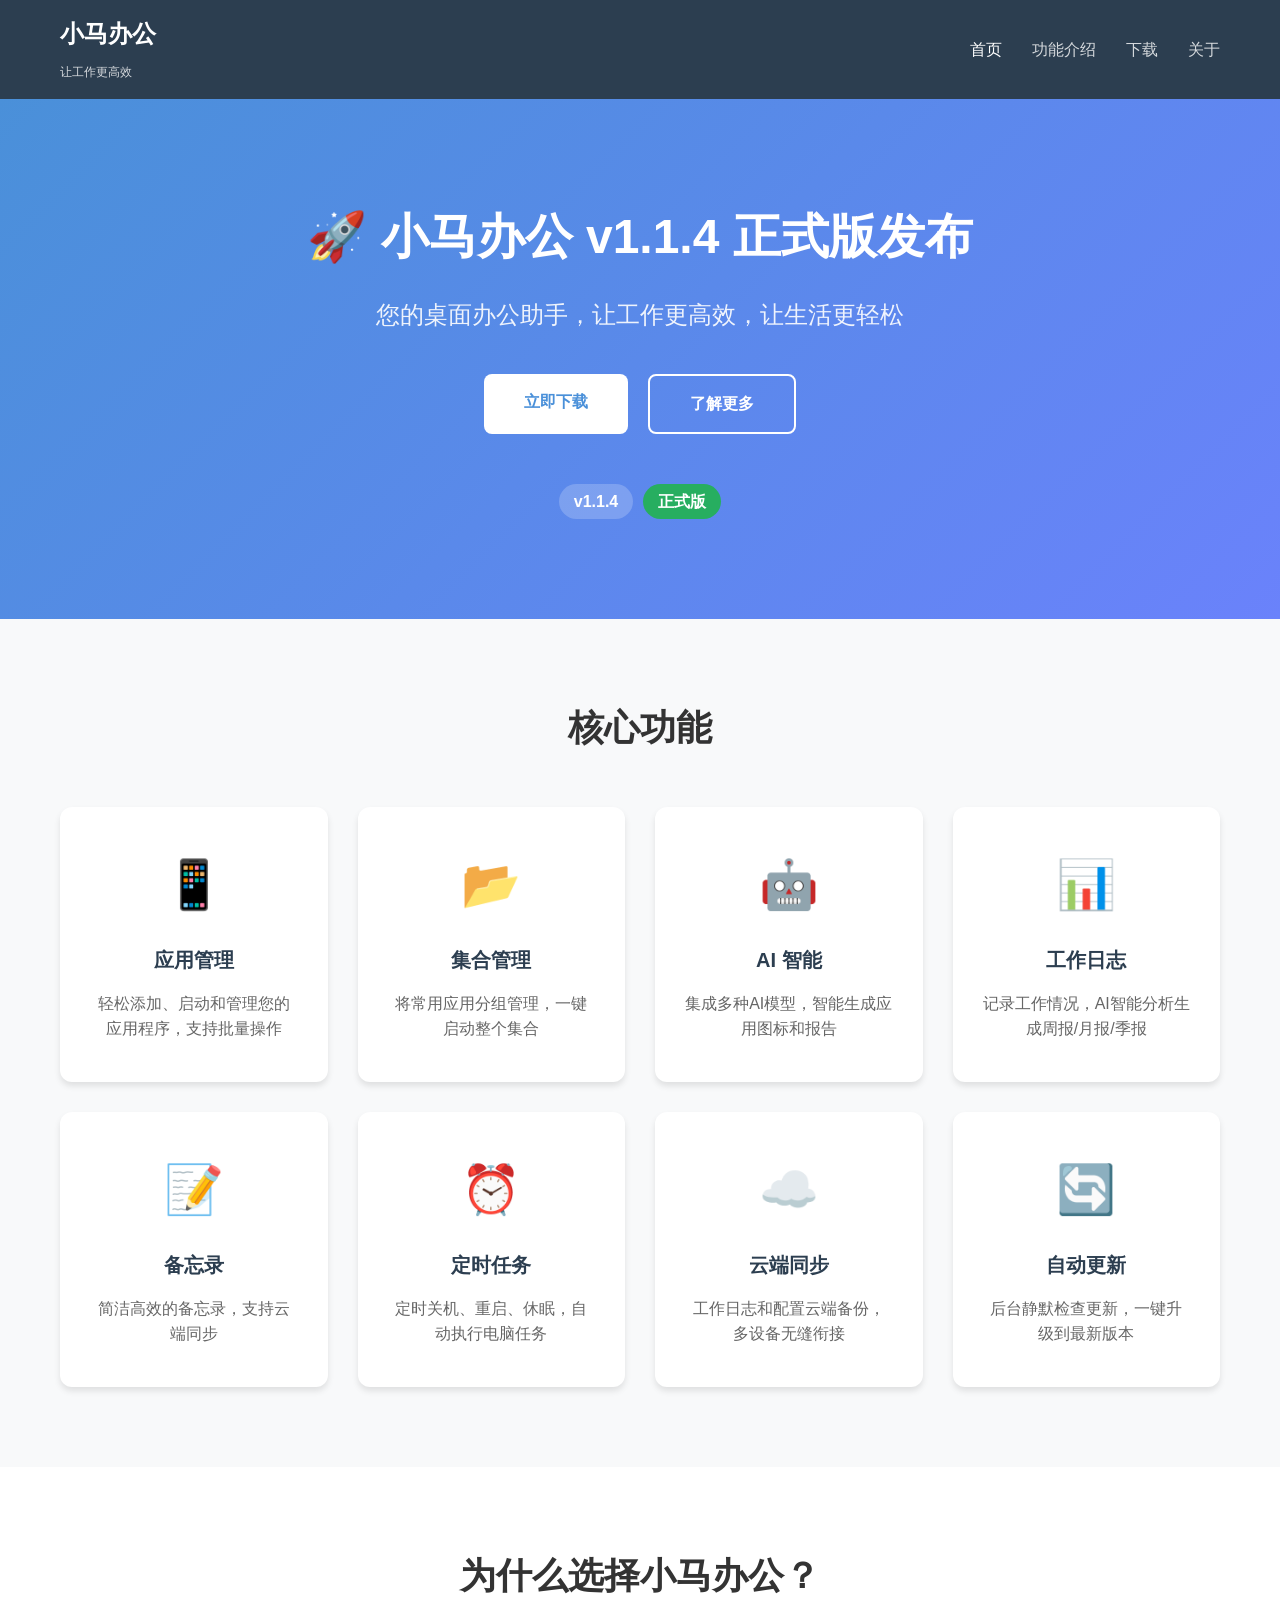
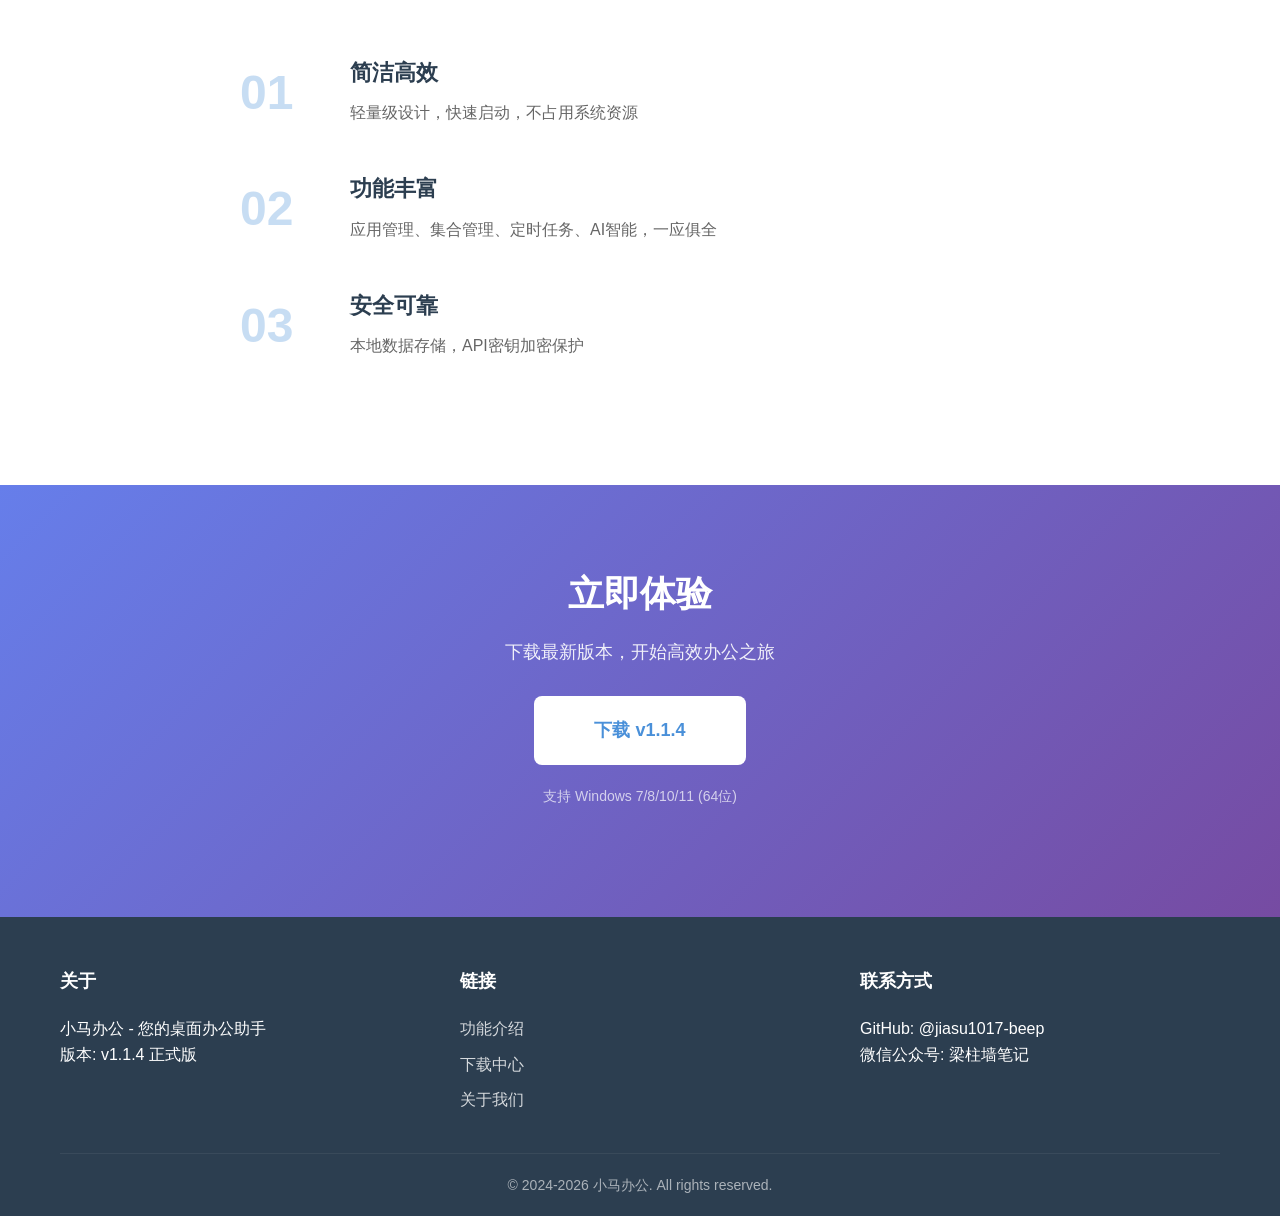
<file: index.html>
<!DOCTYPE html>
<html lang="zh-CN">
<head>
    <meta charset="UTF-8">
    <meta name="viewport" content="width=device-width, initial-scale=1.0">
    <title>小马办公 - 桌面办公助手 | PonyWork</title>
    <meta name="description" content="小马办公(PonyWork) - 功能完善的桌面办公助手，帮助您更高效地管理和使用电脑。">
    <link rel="stylesheet" href="styles.css">
</head>
<body>
    <header>
        <nav class="navbar">
            <div class="container">
                <div class="logo">
                    <h1>小马办公</h1>
                    <span class="tagline">让工作更高效</span>
                </div>
                <ul class="nav-menu">
                    <li><a href="index.html" class="active">首页</a></li>
                    <li><a href="features.html">功能介绍</a></li>
                    <li><a href="download.html">下载</a></li>
                    <li><a href="about.html">关于</a></li>
                </ul>
            </div>
        </nav>
    </header>

    <main>
        <section class="hero">
            <div class="container">
                <h1>🚀 小马办公 v1.1.4 正式版发布</h1>
                <p class="subtitle">您的桌面办公助手，让工作更高效，让生活更轻松</p>
                <div class="cta-buttons">
                    <a href="download.html" class="btn btn-primary">立即下载</a>
                    <a href="features.html" class="btn btn-secondary">了解更多</a>
                </div>
                <div class="version-badge">
                    <span class="version">v1.1.4</span>
                    <span class="release-type">正式版</span>
                </div>
            </div>
        </section>

        <section class="features-preview">
            <div class="container">
                <h2>核心功能</h2>
                <div class="feature-grid">
                    <div class="feature-card">
                        <div class="feature-icon">📱</div>
                        <h3>应用管理</h3>
                        <p>轻松添加、启动和管理您的应用程序，支持批量操作</p>
                    </div>
                    <div class="feature-card">
                        <div class="feature-icon">📂</div>
                        <h3>集合管理</h3>
                        <p>将常用应用分组管理，一键启动整个集合</p>
                    </div>
                    <div class="feature-card">
                        <div class="feature-icon">🤖</div>
                        <h3>AI 智能</h3>
                        <p>集成多种AI模型，智能生成应用图标和报告</p>
                    </div>
                    <div class="feature-card">
                        <div class="feature-icon">📊</div>
                        <h3>工作日志</h3>
                        <p>记录工作情况，AI智能分析生成周报/月报/季报</p>
                    </div>
                    <div class="feature-card">
                        <div class="feature-icon">📝</div>
                        <h3>备忘录</h3>
                        <p>简洁高效的备忘录，支持云端同步</p>
                    </div>
                    <div class="feature-card">
                        <div class="feature-icon">⏰</div>
                        <h3>定时任务</h3>
                        <p>定时关机、重启、休眠，自动执行电脑任务</p>
                    </div>
                    <div class="feature-card">
                        <div class="feature-icon">☁️</div>
                        <h3>云端同步</h3>
                        <p>工作日志和配置云端备份，多设备无缝衔接</p>
                    </div>
                    <div class="feature-card">
                        <div class="feature-icon">🔄</div>
                        <h3>自动更新</h3>
                        <p>后台静默检查更新，一键升级到最新版本</p>
                    </div>
                </div>
            </div>
        </section>

        <section class="highlights">
            <div class="container">
                <h2>为什么选择小马办公？</h2>
                <div class="highlight-list">
                    <div class="highlight-item">
                        <span class="highlight-number">01</span>
                        <div class="highlight-content">
                            <h3>简洁高效</h3>
                            <p>轻量级设计，快速启动，不占用系统资源</p>
                        </div>
                    </div>
                    <div class="highlight-item">
                        <span class="highlight-number">02</span>
                        <div class="highlight-content">
                            <h3>功能丰富</h3>
                            <p>应用管理、集合管理、定时任务、AI智能，一应俱全</p>
                        </div>
                    </div>
                    <div class="highlight-item">
                        <span class="highlight-number">03</span>
                        <div class="highlight-content">
                            <h3>安全可靠</h3>
                            <p>本地数据存储，API密钥加密保护</p>
                        </div>
                    </div>
                </div>
            </div>
        </section>

        <section class="download-section">
            <div class="container">
                <h2>立即体验</h2>
                <p>下载最新版本，开始高效办公之旅</p>
                <a href="download.html" class="btn btn-primary btn-large">下载 v1.1.4</a>
                <p class="system-requirements">支持 Windows 7/8/10/11 (64位)</p>
            </div>
        </section>
    </main>

    <footer>
        <div class="container">
            <div class="footer-content">
                <div class="footer-section">
                    <h4>关于</h4>
                    <p>小马办公 - 您的桌面办公助手</p>
                    <p>版本: v1.1.4 正式版</p>
                </div>
                <div class="footer-section">
                    <h4>链接</h4>
                    <ul>
                        <li><a href="features.html">功能介绍</a></li>
                        <li><a href="download.html">下载中心</a></li>
                        <li><a href="about.html">关于我们</a></li>
                    </ul>
                </div>
                <div class="footer-section">
                    <h4>联系方式</h4>
                    <p>GitHub: @jiasu1017-beep</p>
                    <p>微信公众号: 梁柱墙笔记</p>
                </div>
            </div>
            <div class="footer-bottom">
                <p>&copy; 2024-2026 小马办公. All rights reserved.</p>
            </div>
        </div>
    </footer>
</body>
</html>
</file>
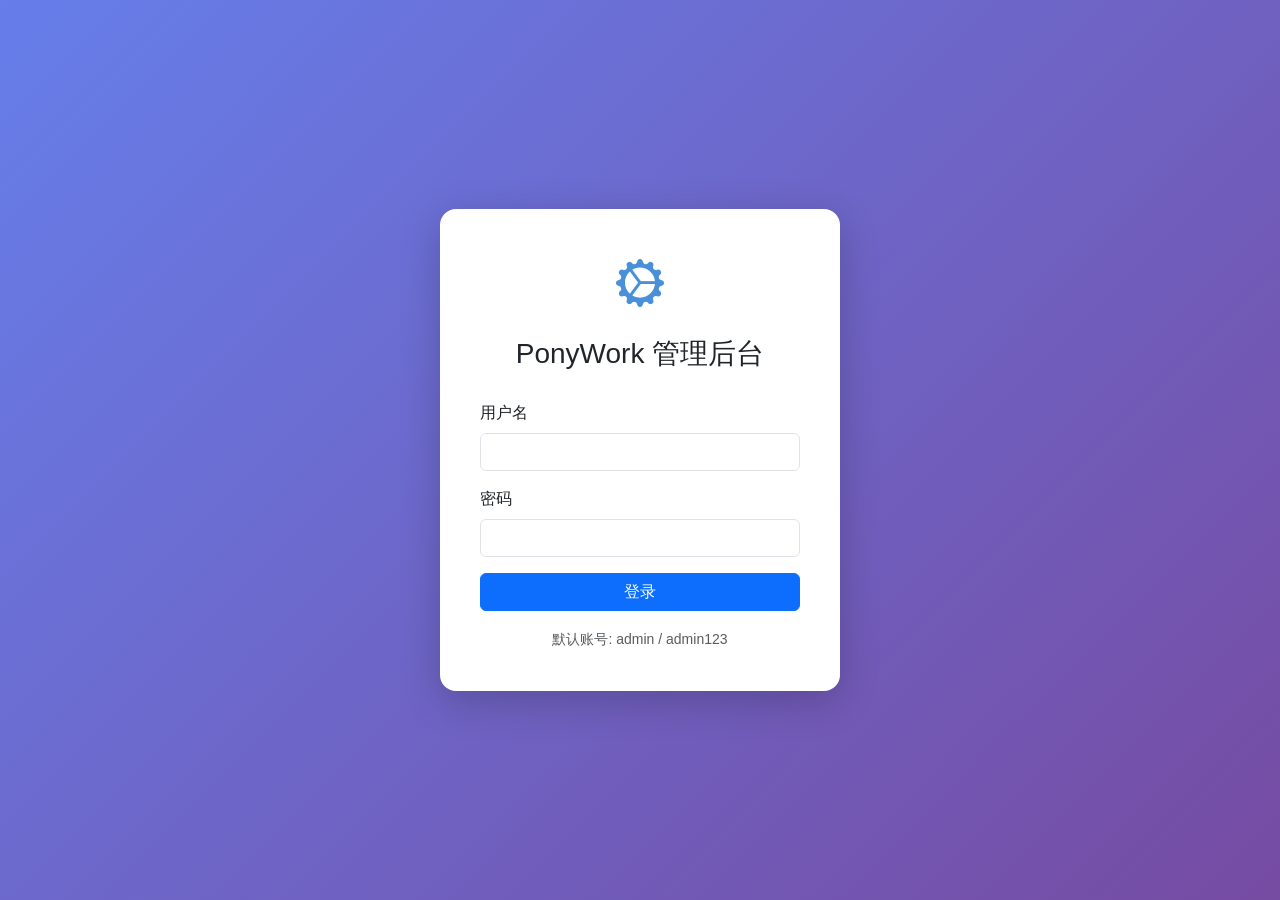
<file: server/admin-panel/index.html>
<!DOCTYPE html>
<html lang="zh-CN">
<head>
    <meta charset="UTF-8">
    <meta name="viewport" content="width=device-width, initial-scale=1.0">
    <title>PonyWork 管理后台</title>
    <link rel="stylesheet" href="https://cdn.jsdelivr.net/npm/bootstrap@5.3.0/dist/css/bootstrap.min.css">
    <link rel="stylesheet" href="https://cdn.jsdelivr.net/npm/bootstrap-icons@1.10.0/font/bootstrap-icons.css">
    <style>
        :root {
            --primary-color: #4a90d9;
            --secondary-color: #6c757d;
            --success-color: #28a745;
            --danger-color: #dc3545;
            --warning-color: #ffc107;
            --info-color: #17a2b8;
            --dark-color: #343a40;
            --light-bg: #f8f9fa;
        }
        
        body {
            font-family: -apple-system, BlinkMacSystemFont, 'Segoe UI', Roboto, 'Helvetica Neue', Arial, sans-serif;
            background-color: var(--light-bg);
        }
        
        .sidebar {
            min-height: 100vh;
            background: linear-gradient(180deg, var(--dark-color) 0%, #1a1d20 100%);
            box-shadow: 2px 0 10px rgba(0,0,0,0.1);
        }
        
        .sidebar .nav-link {
            color: rgba(255,255,255,0.8);
            padding: 12px 20px;
            border-radius: 8px;
            margin: 4px 8px;
            transition: all 0.3s;
        }
        
        .sidebar .nav-link:hover, .sidebar .nav-link.active {
            background-color: rgba(255,255,255,0.15);
            color: #fff;
        }
        
        .sidebar .nav-link i {
            margin-right: 10px;
        }
        
        .main-content {
            padding: 20px;
        }
        
        .card {
            border: none;
            border-radius: 12px;
            box-shadow: 0 2px 10px rgba(0,0,0,0.08);
            transition: transform 0.2s;
        }
        
        .card:hover {
            transform: translateY(-2px);
        }
        
        .stat-card {
            padding: 20px;
            border-radius: 12px;
            color: white;
        }
        
        .stat-card.primary { background: linear-gradient(135deg, #667eea 0%, #764ba2 100%); }
        .stat-card.success { background: linear-gradient(135deg, #11998e 0%, #38ef7d 100%); }
        .stat-card.warning { background: linear-gradient(135deg, #f093fb 0%, #f5576c 100%); }
        .stat-card.info { background: linear-gradient(135deg, #4facfe 0%, #00f2fe 100%); }
        
        .stat-card .stat-icon {
            font-size: 2.5rem;
            opacity: 0.9;
        }
        
        .stat-card .stat-value {
            font-size: 2rem;
            font-weight: bold;
        }
        
        .table-container {
            background: white;
            border-radius: 12px;
            padding: 20px;
            box-shadow: 0 2px 10px rgba(0,0,0,0.08);
        }
        
        .table th {
            border-bottom: 2px solid var(--primary-color);
            color: var(--dark-color);
            font-weight: 600;
        }
        
        .table td {
            vertical-align: middle;
        }
        
        .badge-active { background-color: var(--success-color); }
        .badge-inactive { background-color: var(--secondary-color); }
        .badge-admin { background-color: var(--danger-color); }
        .badge-user { background-color: var(--info-color); }
        
        .btn-action {
            padding: 4px 8px;
            font-size: 0.875rem;
        }
        
        .login-container {
            min-height: 100vh;
            display: flex;
            align-items: center;
            justify-content: center;
            background: linear-gradient(135deg, #667eea 0%, #764ba2 100%);
        }
        
        .login-card {
            width: 400px;
            padding: 40px;
            background: white;
            border-radius: 16px;
            box-shadow: 0 10px 40px rgba(0,0,0,0.2);
        }
        
        .login-logo {
            text-align: center;
            margin-bottom: 30px;
        }
        
        .login-logo i {
            font-size: 3rem;
            color: var(--primary-color);
        }
        
        .form-control:focus {
            border-color: var(--primary-color);
            box-shadow: 0 0 0 0.2rem rgba(74, 144, 217, 0.25);
        }
        
        .pagination-wrapper {
            margin-top: 20px;
            display: flex;
            justify-content: space-between;
            align-items: center;
        }
        
        .modal-header {
            background: var(--primary-color);
            color: white;
            border-radius: 12px 12px 0 0;
        }
        
        .loading-spinner {
            display: flex;
            justify-content: center;
            align-items: center;
            min-height: 200px;
        }
        
        .toast-container {
            position: fixed;
            top: 20px;
            right: 20px;
            z-index: 9999;
        }
        
        .nav-tabs .nav-link {
            border: none;
            color: var(--secondary-color);
        }
        
        .nav-tabs .nav-link.active {
            border-bottom: 3px solid var(--primary-color);
            color: var(--primary-color);
            font-weight: 600;
        }
        
        .search-box {
            position: relative;
        }
        
        .search-box i {
            position: absolute;
            left: 12px;
            top: 50%;
            transform: translateY(-50%);
            color: var(--secondary-color);
        }
        
        .search-box input {
            padding-left: 40px;
        }
    </style>
</head>
<body>
    <div id="loginPage" class="login-container">
        <div class="login-card">
            <div class="login-logo">
                <i class="bi bi-gear-wide-connected"></i>
                <h3 class="mt-3">PonyWork 管理后台</h3>
            </div>
            <form id="loginForm">
                <div class="mb-3">
                    <label class="form-label">用户名</label>
                    <input type="text" class="form-control" id="username" required>
                </div>
                <div class="mb-3">
                    <label class="form-label">密码</label>
                    <input type="password" class="form-control" id="password" required>
                </div>
                <button type="submit" class="btn btn-primary w-100">登录</button>
            </form>
            <div class="text-center mt-3">
                <small class="text-muted">默认账号: admin / admin123</small>
            </div>
        </div>
    </div>

    <div id="adminPanel" style="display: none;">
        <div class="container-fluid">
            <div class="row">
                <div class="col-md-2 sidebar p-0">
                    <div class="p-3 text-center text-white border-bottom">
                        <h5><i class="bi bi-gear-wide-connected"></i> PonyWork</h5>
                    </div>
                    <nav class="nav flex-column py-3">
                        <a class="nav-link active" href="#" data-page="dashboard">
                            <i class="bi bi-speedometer2"></i> 仪表盘
                        </a>
                        <a class="nav-link" href="#" data-page="users">
                            <i class="bi bi-people"></i> 用户管理
                        </a>
                        <a class="nav-link" href="#" data-page="logs">
                            <i class="bi bi-journal-text"></i> 日志管理
                        </a>
                        <a class="nav-link" href="#" data-page="collections">
                            <i class="bi bi-collection"></i> 应用集合
                        </a>
                        <a class="nav-link" href="#" data-page="config">
                            <i class="bi bi-sliders"></i> 系统配置
                        </a>
                        <a class="nav-link" href="#" data-page="frpc-ports">
                            <i class="bi bi-plug"></i> 远程桌面端口
                        </a>
                        <a class="nav-link" href="#" data-page="recommended-apps">
                            <i class="bi bi-star"></i> 应用推荐
                        </a>
                        <a class="nav-link" href="#" onclick="logout()">
                            <i class="bi bi-box-arrow-right"></i> 退出登录
                        </a>
                    </nav>
                </div>
                
                <div class="col-md-10 main-content">
                    <div id="dashboardPage">
                        <h4 class="mb-4"><i class="bi bi-speedometer2"></i> 仪表盘</h4>
                        <div class="row mb-4">
                            <div class="col-md-3">
                                <div class="stat-card primary">
                                    <div class="d-flex justify-content-between">
                                        <div>
                                            <div class="stat-value" id="totalUsers">-</div>
                                            <div>总用户数</div>
                                        </div>
                                        <div class="stat-icon"><i class="bi bi-people"></i></div>
                                    </div>
                                </div>
                            </div>
                            <div class="col-md-3">
                                <div class="stat-card success">
                                    <div class="d-flex justify-content-between">
                                        <div>
                                            <div class="stat-value" id="activeUsers">-</div>
                                            <div>活跃用户</div>
                                        </div>
                                        <div class="stat-icon"><i class="bi bi-person-check"></i></div>
                                    </div>
                                </div>
                            </div>
                            <div class="col-md-3">
                                <div class="stat-card warning">
                                    <div class="d-flex justify-content-between">
                                        <div>
                                            <div class="stat-value" id="onlineUsers">-</div>
                                            <div>在线用户</div>
                                        </div>
                                        <div class="stat-icon"><i class="bi bi-person-circle"></i></div>
                                    </div>
                                </div>
                            </div>
                            <div class="col-md-3">
                                <div class="stat-card info">
                                    <div class="d-flex justify-content-between">
                                        <div>
                                            <div class="stat-value" id="totalCollections">-</div>
                                            <div>应用集合</div>
                                        </div>
                                        <div class="stat-icon"><i class="bi bi-collection"></i></div>
                                    </div>
                                </div>
                            </div>
                        </div>
                        
                        <div class="row">
                            <div class="col-md-6">
                                <div class="card">
                                    <div class="card-body">
                                        <h5 class="card-title"><i class="bi bi-graph-up"></i> 24小时登录统计</h5>
                                        <div class="text-center py-5 text-muted">
                                            <i class="bi bi-bar-chart" style="font-size: 3rem;"></i>
                                            <p class="mt-2">今日登录次数: <strong id="logins24h">-</strong></p>
                                        </div>
                                    </div>
                                </div>
                            </div>
                            <div class="col-md-6">
                                <div class="card">
                                    <div class="card-body">
                                        <h5 class="card-title"><i class="bi bi-info-circle"></i> 系统信息</h5>
                                        <table class="table table-borderless">
                                            <tr>
                                                <td>服务器状态</td>
                                                <td><span class="badge bg-success">运行中</span></td>
                                            </tr>
                                            <tr>
                                                <td>数据库</td>
                                                <td><span class="badge bg-success">已连接</span></td>
                                            </tr>
                                            <tr>
                                                <td>API版本</td>
                                                <td>v1.0.0</td>
                                            </tr>
                                        </table>
                                    </div>
                                </div>
                            </div>
                        </div>
                    </div>

                    <div id="usersPage" style="display: none;">
                        <h4 class="mb-4"><i class="bi bi-people"></i> 用户管理</h4>
                        <div class="table-container">
                            <div class="d-flex justify-content-between mb-3">
                                <div class="search-box">
                                    <i class="bi bi-search"></i>
                                    <input type="text" class="form-control" id="userSearch" placeholder="搜索用户名或邮箱...">
                                </div>
                                <div>
                                    <select class="form-select" id="userStatusFilter" style="width: 150px;">
                                        <option value="">全部状态</option>
                                        <option value="active">活跃</option>
                                        <option value="inactive">禁用</option>
                                    </select>
                                </div>
                            </div>
                            <table class="table table-hover">
                                <thead>
                                    <tr>
                                        <th>ID</th>
                                        <th>用户名</th>
                                        <th>邮箱</th>
                                        <th>角色</th>
                                        <th>状态</th>
                                        <th>注册时间</th>
                                        <th>最后登录</th>
                                        <th>操作</th>
                                    </tr>
                                </thead>
                                <tbody id="usersTableBody">
                                    <tr><td colspan="8" class="text-center">加载中...</td></tr>
                                </tbody>
                            </table>
                            <div class="pagination-wrapper">
                                <div id="usersPagination"></div>
                                <div>
                                    <select class="form-select" id="userPageSize" style="width: 80px;">
                                        <option value="20">20</option>
                                        <option value="50">50</option>
                                        <option value="100">100</option>
                                    </select>
                                </div>
                            </div>
                        </div>
                    </div>

                    <div id="logsPage" style="display: none;">
                        <h4 class="mb-4"><i class="bi bi-journal-text"></i> 日志管理</h4>
                        <div class="table-container">
                            <ul class="nav nav-tabs mb-3" id="logTypeTabs" role="tablist">
                                <li class="nav-item" role="presentation">
                                    <button class="nav-link active" data-bs-toggle="tab" data-bs-target="#loginLogs" type="button" role="tab">登录日志</button>
                                </li>
                                <li class="nav-item" role="presentation">
                                    <button class="nav-link" data-bs-toggle="tab" data-bs-target="#operationLogs" type="button" role="tab">操作日志</button>
                                </li>
                            </ul>
                            <div class="tab-content">
                                <div class="tab-pane fade show active" id="loginLogs" role="tabpanel">
                                    <table class="table table-hover">
                                        <thead>
                                            <tr>
                                                <th>ID</th>
                                                <th>用户名</th>
                                                <th>操作</th>
                                                <th>状态</th>
                                                <th>IP地址</th>
                                                <th>时间</th>
                                            </tr>
                                        </thead>
                                        <tbody id="logsTableBody">
                                            <tr><td colspan="6" class="text-center">加载中...</td></tr>
                                        </tbody>
                                    </table>
                                </div>
                                <div class="tab-pane fade" id="operationLogs" role="tabpanel">
                                    <table class="table table-hover">
                                        <thead>
                                            <tr>
                                                <th>ID</th>
                                                <th>用户名</th>
                                                <th>操作</th>
                                                <th>状态</th>
                                                <th>IP地址</th>
                                                <th>时间</th>
                                            </tr>
                                        </thead>
                                        <tbody id="operationLogsTableBody">
                                            <tr><td colspan="6" class="text-center">加载中...</td></tr>
                                        </tbody>
                                    </table>
                                </div>
                            </div>
                            <div class="pagination-wrapper">
                                <div id="logsPagination"></div>
                            </div>
                        </div>
                    </div>

                    <div id="collectionsPage" style="display: none;">
                        <h4 class="mb-4"><i class="bi bi-collection"></i> 应用集合管理</h4>
                        <div class="table-container">
                            <div class="d-flex justify-content-between mb-3">
                                <div class="search-box">
                                    <i class="bi bi-search"></i>
                                    <input type="text" class="form-control" id="collectionSearch" placeholder="搜索集合名称...">
                                </div>
                            </div>
                            <table class="table table-hover">
                                <thead>
                                    <tr>
                                        <th>ID</th>
                                        <th>名称</th>
                                        <th>描述</th>
                                        <th>状态</th>
                                        <th>创建时间</th>
                                        <th>更新时间</th>
                                        <th>操作</th>
                                    </tr>
                                </thead>
                                <tbody id="collectionsTableBody">
                                    <tr><td colspan="7" class="text-center">加载中...</td></tr>
                                </tbody>
                            </table>
                            <div class="pagination-wrapper">
                                <div id="collectionsPagination"></div>
                            </div>
                        </div>
                    </div>

                    <div id="configPage" style="display: none;">
                        <h4 class="mb-4"><i class="bi bi-sliders"></i> 系统配置</h4>
                        <div class="table-container">
                            <table class="table">
                                <thead>
                                    <tr>
                                        <th>配置键</th>
                                        <th>配置值</th>
                                        <th>更新时间</th>
                                        <th>操作</th>
                                    </tr>
                                </thead>
                                <tbody id="configTableBody">
                                    <tr><td colspan="4" class="text-center">加载中...</td></tr>
                                </tbody>
                            </table>
                            <button class="btn btn-success" onclick="showAddConfigModal()">
                                <i class="bi bi-plus-circle"></i> 添加配置
                            </button>
                        </div>
                    </div>

                    <div id="frpcPortsPage" style="display: none;">
                        <h4 class="mb-4"><i class="bi bi-plug"></i> 远程桌面端口</h4>
                        <div class="table-container">
                            <table class="table table-hover">
                                <thead>
                                    <tr>
                                        <th>用户ID</th>
                                        <th>用户名</th>
                                        <th>邮箱</th>
                                        <th>设备名称</th>
                                        <th>远程端口</th>
                                        <th>服务器地址</th>
                                        <th>状态</th>
                                        <th>最后更新</th>
                                    </tr>
                                </thead>
                                <tbody id="frpcPortsTableBody">
                                    <tr><td colspan="8" class="text-center">加载中...</td></tr>
                                </tbody>
                            </table>
                            <button class="btn btn-primary" onclick="loadFrpcPorts()">
                                <i class="bi bi-arrow-clockwise"></i> 刷新
                            </button>
                        </div>
                    </div>

                    <div id="recommended-appsPage" style="display: none;">
                        <h4 class="mb-4"><i class="bi bi-star"></i> 应用推荐管理</h4>
                        <div class="table-container">
                            <div class="d-flex justify-content-between mb-3">
                                <div class="search-box">
                                    <i class="bi bi-search"></i>
                                    <input type="text" class="form-control" id="appSearch" placeholder="搜索应用名称...">
                                </div>
                                <button class="btn btn-primary" onclick="RecommendedApps.showAddModal()">
                                    <i class="bi bi-plus-circle"></i> 新增应用
                                </button>
                            </div>
                            <table class="table table-hover">
                                <thead>
                                    <tr>
                                        <th>ID</th>
                                        <th>名称</th>
                                        <th>分类</th>
                                        <th>下载地址数</th>
                                        <th>启用状态</th>
                                        <th>排序</th>
                                        <th>操作</th>
                                    </tr>
                                </thead>
                                <tbody id="appsTableBody">
                                    <tr><td colspan="7" class="text-center">加载中...</td></tr>
                                </tbody>
                            </table>
                            <div class="pagination-wrapper">
                                <div id="appsPagination"></div>
                            </div>
                        </div>
                    </div>
                </div>
            </div>
        </div>
    </div>

    <div class="modal fade" id="editUserModal" tabindex="-1">
        <div class="modal-dialog">
            <div class="modal-content">
                <div class="modal-header">
                    <h5 class="modal-title">编辑用户</h5>
                    <button type="button" class="btn-close" data-bs-dismiss="modal"></button>
                </div>
                <div class="modal-body">
                    <input type="hidden" id="editUserId">
                    <div class="mb-3">
                        <label class="form-label">邮箱</label>
                        <input type="email" class="form-control" id="editUserEmail">
                    </div>
                    <div class="mb-3">
                        <label class="form-label">角色</label>
                        <select class="form-select" id="editUserRole">
                            <option value="user">普通用户</option>
                            <option value="admin">管理员</option>
                        </select>
                    </div>
                    <div class="mb-3">
                        <label class="form-label">状态</label>
                        <select class="form-select" id="editUserStatus">
                            <option value="active">活跃</option>
                            <option value="inactive">禁用</option>
                        </select>
                    </div>
                </div>
                <div class="modal-footer">
                    <button type="button" class="btn btn-secondary" data-bs-dismiss="modal">取消</button>
                    <button type="button" class="btn btn-primary" onclick="saveUser()">保存</button>
                </div>
            </div>
        </div>
    </div>

    <!-- 用户详情模态框 -->
    <div class="modal fade" id="userDetailModal" tabindex="-1">
        <div class="modal-dialog modal-lg">
            <div class="modal-content">
                <div class="modal-header">
                    <h5 class="modal-title">用户详情</h5>
                    <button type="button" class="btn-close" data-bs-dismiss="modal"></button>
                </div>
                <div class="modal-body">
                    <!-- 用户基本信息 -->
                    <div class="row mb-4">
                        <div class="col-md-6">
                            <div class="card">
                                <div class="card-header bg-primary text-white">
                                    <h6 class="mb-0"><i class="bi bi-person"></i> 基本信息</h6>
                                </div>
                                <div class="card-body">
                                    <table class="table table-borderless">
                                        <tr><td><strong>用户ID:</strong></td><td id="detailUserId">-</td></tr>
                                        <tr><td><strong>用户名:</strong></td><td id="detailUsername">-</td></tr>
                                        <tr><td><strong>邮箱:</strong></td><td id="detailEmail">-</td></tr>
                                        <tr><td><strong>角色:</strong></td><td id="detailRole">-</td></tr>
                                        <tr><td><strong>状态:</strong></td><td id="detailStatus">-</td></tr>
                                        <tr><td><strong>注册时间:</strong></td><td id="detailCreatedAt">-</td></tr>
                                        <tr><td><strong>最后登录:</strong></td><td id="detailLastLogin">-</td></tr>
                                    </table>
                                </div>
                            </div>
                        </div>
                        <div class="col-md-6">
                            <div class="card">
                                <div class="card-header bg-success text-white">
                                    <h6 class="mb-0"><i class="bi bi-graph-up"></i> 统计信息</h6>
                                </div>
                                <div class="card-body">
                                    <table class="table table-borderless">
                                        <tr><td><strong>登录次数:</strong></td><td id="detailLoginCount">-</td></tr>
                                        <tr><td><strong>操作记录:</strong></td><td id="detailOperationCount">-</td></tr>
                                        <tr><td><strong>创建收藏:</strong></td><td id="detailCollectionsCount">-</td></tr>
                                        <tr><td><strong>当前状态:</strong></td><td id="detailOnlineStatus">-</td></tr>
                                    </table>
                                </div>
                            </div>
                        </div>
                    </div>

                    <!-- FRPC端口信息 -->
                    <div class="row mb-4" id="frpcPortRow" style="display: none;">
                        <div class="col-md-12">
                            <div class="card border-info">
                                <div class="card-header bg-info text-white">
                                    <h6 class="mb-0"><i class="bi bi-plug"></i> 远程桌面端口</h6>
                                </div>
                                <div class="card-body">
                                    <table class="table table-borderless">
                                        <tr><td><strong>设备名称:</strong></td><td id="detailDeviceName">-</td></tr>
                                        <tr><td><strong>远程端口:</strong></td><td id="detailRemotePort">-</td></tr>
                                        <tr><td><strong>服务器:</strong></td><td id="detailServerAddr">-</td></tr>
                                        <tr><td><strong>状态:</strong></td><td id="detailFrpcStatus">-</td></tr>
                                    </table>
                                </div>
                            </div>
                        </div>
                    </div>

                    <!-- 日志筛选 -->
                    <div class="mb-3">
                        <ul class="nav nav-tabs" id="userLogTabs" role="tablist">
                            <li class="nav-item" role="presentation">
                                <button class="nav-link active" id="all-logs-tab" data-bs-toggle="tab" data-bs-target="#all-logs" type="button" role="tab">全部日志</button>
                            </li>
                            <li class="nav-item" role="presentation">
                                <button class="nav-link" id="login-logs-tab" data-bs-toggle="tab" data-bs-target="#login-logs" type="button" role="tab">登录日志</button>
                            </li>
                            <li class="nav-item" role="presentation">
                                <button class="nav-link" id="operation-logs-tab" data-bs-toggle="tab" data-bs-target="#operation-logs" type="button" role="tab">操作日志</button>
                            </li>
                            <li class="nav-item" role="presentation">
                                <button class="nav-link" id="cloud-configs-tab" data-bs-toggle="tab" data-bs-target="#cloud-configs" type="button" role="tab">设备配置</button>
                            </li>
                            <li class="nav-item" role="presentation">
                                <button class="nav-link" id="user-tasks-tab" data-bs-toggle="tab" data-bs-target="#user-tasks" type="button" role="tab">工作日志</button>
                            </li>
                            <li class="nav-item" role="presentation">
                                <button class="nav-link" id="user-memos-tab" data-bs-toggle="tab" data-bs-target="#user-memos" type="button" role="tab">备忘录</button>
                            </li>
                        </ul>
                        <div class="tab-content mt-2" id="userLogTabsContent">
                            <div class="tab-pane fade show active" id="all-logs" role="tabpanel">
                                <div id="userAllLogsTable"></div>
                                <div id="userAllLogsPagination" class="mt-2"></div>
                            </div>
                            <div class="tab-pane fade" id="login-logs" role="tabpanel">
                                <div id="userLoginLogsTable"></div>
                                <div id="userLoginLogsPagination" class="mt-2"></div>
                            </div>
                            <div class="tab-pane fade" id="operation-logs" role="tabpanel">
                                <div id="userOperationLogsTable"></div>
                                <div id="userOperationLogsPagination" class="mt-2"></div>
                            </div>
                            <div class="tab-pane fade" id="cloud-configs" role="tabpanel">
                                <div id="userCloudConfigsTable"></div>
                            </div>
                            <div class="tab-pane fade" id="user-tasks" role="tabpanel">
                                <div class="mb-2">
                                    <button class="btn btn-sm btn-primary" onclick="loadUserTasks()">刷新</button>
                                </div>
                                <div id="userTasksTable"></div>
                                <div id="userTasksPagination" class="mt-2"></div>
                            </div>
                            <div class="tab-pane fade" id="user-memos" role="tabpanel">
                                <div class="mb-2">
                                    <button class="btn btn-sm btn-primary" onclick="loadUserMemos()">刷新</button>
                                </div>
                                <div id="userMemosTable"></div>
                                <div id="userMemosPagination" class="mt-2"></div>
                            </div>
                        </div>
                    </div>
                </div>
                <div class="modal-footer">
                    <button type="button" class="btn btn-secondary" data-bs-dismiss="modal">关闭</button>
                </div>
            </div>
        </div>
    </div>

    <!-- 备忘录详情弹窗 -->
    <div class="modal fade" id="memoDetailModal" tabindex="-1">
        <div class="modal-dialog">
            <div class="modal-content">
                <div class="modal-header">
                    <h5 class="modal-title">备忘录详情</h5>
                    <button type="button" class="btn-close" data-bs-dismiss="modal"></button>
                </div>
                <div class="modal-body">
                    <div class="mb-3">
                        <label class="form-label fw-bold">名称</label>
                        <div id="detailMemoName" class="text-primary"></div>
                    </div>
                    <div class="mb-3">
                        <label class="form-label fw-bold">类型</label>
                        <div id="detailMemoType"></div>
                    </div>
                    <div class="mb-3">
                        <label class="form-label fw-bold">内容</label>
                        <pre id="detailMemoContent" class="bg-light p-3 rounded" style="white-space: pre-wrap; word-break: break-all;"></pre>
                    </div>
                    <div class="mb-3">
                        <label class="form-label fw-bold">描述</label>
                        <div id="detailMemoDescription"></div>
                    </div>
                    <div class="mb-3">
                        <label class="form-label fw-bold">创建时间</label>
                        <div id="detailMemoCreated"></div>
                    </div>
                    <div class="mb-3">
                        <label class="form-label fw-bold">更新时间</label>
                        <div id="detailMemoUpdated"></div>
                    </div>
                </div>
                <div class="modal-footer">
                    <button type="button" class="btn btn-secondary" data-bs-dismiss="modal">关闭</button>
                </div>
            </div>
        </div>
    </div>

    <div class="modal fade" id="editCollectionModal" tabindex="-1">
        <div class="modal-dialog modal-lg">
            <div class="modal-content">
                <div class="modal-header">
                    <h5 class="modal-title">编辑应用集合</h5>
                    <button type="button" class="btn-close" data-bs-dismiss="modal"></button>
                </div>
                <div class="modal-body">
                    <input type="hidden" id="editCollectionId">
                    <div class="mb-3">
                        <label class="form-label">名称</label>
                        <input type="text" class="form-control" id="editCollectionName">
                    </div>
                    <div class="mb-3">
                        <label class="form-label">描述</label>
                        <textarea class="form-control" id="editCollectionDesc" rows="3"></textarea>
                    </div>
                    <div class="mb-3">
                        <label class="form-label">应用数据 (JSON)</label>
                        <textarea class="form-control" id="editCollectionApps" rows="5" placeholder='[{"name":"App1","path":"..."}]'></textarea>
                    </div>
                    <div class="mb-3">
                        <label class="form-label">状态</label>
                        <select class="form-select" id="editCollectionStatus">
                            <option value="active">启用</option>
                            <option value="inactive">禁用</option>
                        </select>
                    </div>
                </div>
                <div class="modal-footer">
                    <button type="button" class="btn btn-secondary" data-bs-dismiss="modal">取消</button>
                    <button type="button" class="btn btn-primary" onclick="saveCollection()">保存</button>
                </div>
            </div>
        </div>
    </div>

    <div class="modal fade" id="editConfigModal" tabindex="-1">
        <div class="modal-dialog">
            <div class="modal-content">
                <div class="modal-header">
                    <h5 class="modal-title">编辑配置</h5>
                    <button type="button" class="btn-close" data-bs-dismiss="modal"></button>
                </div>
                <div class="modal-body">
                    <input type="hidden" id="editConfigKey">
                    <div class="mb-3">
                        <label class="form-label">配置值</label>
                        <input type="text" class="form-control" id="editConfigValue">
                    </div>
                </div>
                <div class="modal-footer">
                    <button type="button" class="btn btn-secondary" data-bs-dismiss="modal">取消</button>
                    <button type="button" class="btn btn-primary" onclick="saveConfig()">保存</button>
                </div>
            </div>
        </div>
    </div>

    <div class="toast-container"></div>

    <script src="https://cdn.jsdelivr.net/npm/bootstrap@5.3.0/dist/js/bootstrap.bundle.min.js"></script>
    <script src="recommended-apps.js"></script>
    <script>
        let authToken = localStorage.getItem('adminToken');
        let currentPage = 'dashboard';
        let currentLogType = 'login';
        let editUserModal, userDetailModal, editCollectionModal, editConfigModal;

        document.addEventListener('DOMContentLoaded', function() {
            editUserModal = new bootstrap.Modal(document.getElementById('editUserModal'));
            userDetailModal = new bootstrap.Modal(document.getElementById('userDetailModal'));
            editCollectionModal = new bootstrap.Modal(document.getElementById('editCollectionModal'));
            editConfigModal = new bootstrap.Modal(document.getElementById('editConfigModal'));

            document.getElementById('userDetailModal').addEventListener('hidden.bs.modal', function() {
                currentDetailUserId = null;
                const firstTab = document.querySelector('#userLogTabs .nav-link');
                if (firstTab) {
                    new bootstrap.Tab(firstTab).show();
                }
            });

            document.getElementById('logTypeTabs').addEventListener('shown.bs.tab', function(e) {
                const targetId = e.target.dataset.bsTarget;
                if (targetId === '#loginLogs') {
                    switchLogType('login');
                } else if (targetId === '#operationLogs') {
                    switchLogType('operation');
                }
            });

            if (authToken) {
                showAdminPanel();
                loadDashboard();
            }

            document.getElementById('loginForm').addEventListener('submit', handleLogin);
            
            document.querySelectorAll('.nav-link[data-page]').forEach(link => {
                link.addEventListener('click', function(e) {
                    e.preventDefault();
                    const page = this.dataset.page;
                    navigateTo(page);
                });
            });

            document.getElementById('userSearch').addEventListener('input', debounce(() => loadUsers(1), 500));
            document.getElementById('userStatusFilter').addEventListener('change', () => loadUsers(1));
            document.getElementById('userPageSize').addEventListener('change', () => loadUsers(1));
            document.getElementById('collectionSearch').addEventListener('input', debounce(() => loadCollections(1), 500));
        });

        function debounce(func, wait) {
            let timeout;
            return function executedFunction(...args) {
                const later = () => {
                    clearTimeout(timeout);
                    func(...args);
                };
                clearTimeout(timeout);
                timeout = setTimeout(later, wait);
            };
        }

        async function handleLogin(e) {
            e.preventDefault();
            const username = document.getElementById('username').value;
            const password = document.getElementById('password').value;

            try {
                const res = await fetch('/api/admin/login', {
                    method: 'POST',
                    headers: { 'Content-Type': 'application/json' },
                    body: JSON.stringify({ username, password })
                });
                const data = await res.json();
                
                if (data.success) {
                    authToken = data.token;
                    localStorage.setItem('adminToken', authToken);
                    showAdminPanel();
                    loadDashboard();
                } else {
                    showToast(data.message || '登录失败', 'danger');
                }
            } catch (err) {
                showToast('登录请求失败', 'danger');
            }
        }

        function showAdminPanel() {
            document.getElementById('loginPage').style.display = 'none';
            document.getElementById('adminPanel').style.display = 'block';
        }

        function showLoginPage() {
            document.getElementById('loginPage').style.display = 'flex';
            document.getElementById('adminPanel').style.display = 'none';
        }

        function logout() {
            localStorage.removeItem('adminToken');
            authToken = null;
            showLoginPage();
        }

        function navigateTo(page) {
            currentPage = page;
            document.querySelectorAll('.nav-link').forEach(l => l.classList.remove('active'));
            document.querySelector(`.nav-link[data-page="${page}"]`)?.classList.add('active');
            
            document.querySelectorAll('[id$="Page"]').forEach(p => p.style.display = 'none');
            document.getElementById(page + 'Page').style.display = 'block';

            switch(page) {
                case 'dashboard': loadDashboard(); break;
                case 'users': loadUsers(); break;
                case 'logs': loadLogs(); break;
                case 'collections': loadCollections(); break;
                case 'config': loadConfig(); break;
                case 'frpc-ports': loadFrpcPorts(); break;
                case 'recommended-apps': RecommendedApps.load(); break;
            }
        }

        async function loadDashboard() {
            try {
                const res = await fetch('/api/admin/stats', {
                    headers: { 'Authorization': 'Bearer ' + authToken }
                });
                const data = await res.json();
                
                if (data.success) {
                    document.getElementById('totalUsers').textContent = data.stats.totalUsers;
                    document.getElementById('activeUsers').textContent = data.stats.activeUsers;
                    document.getElementById('onlineUsers').textContent = data.stats.onlineUsers;
                    document.getElementById('totalCollections').textContent = data.stats.totalCollections;
                    document.getElementById('logins24h').textContent = data.stats.logins24h;
                }
            } catch (err) {
                showToast('加载仪表盘失败', 'danger');
            }
        }

        async function loadUsers(page = 1) {
            const search = document.getElementById('userSearch').value;
            const status = document.getElementById('userStatusFilter').value;
            const limit = document.getElementById('userPageSize').value;

            try {
                const res = await fetch(`/api/admin/users?page=${page}&limit=${limit}&search=${search}&status=${status}`, {
                    headers: { 'Authorization': 'Bearer ' + authToken }
                });
                const data = await res.json();

                if (data.success) {
                    renderUsersTable(data.users);
                    renderPagination('usersPagination', data.pagination, (p) => loadUsers(p));
                } else {
                    console.error('API返回失败:', data);
                    showToast(data.message || '加载用户列表失败', 'danger');
                }
            } catch (err) {
                console.error('加载用户列表错误:', err);
                showToast('加载用户列表失败: ' + err.message, 'danger');
            }
        }

        function renderUsersTable(users) {
            const tbody = document.getElementById('usersTableBody');
            if (!users || users.length === 0) {
                tbody.innerHTML = '<tr><td colspan="8" class="text-center text-muted">暂无数据</td></tr>';
                return;
            }
            
            tbody.innerHTML = users.map(u => `
                <tr>
                    <td>${u.id}</td>
                    <td><strong>${u.username}</strong></td>
                    <td>${u.email}</td>
                    <td><span class="badge badge-${u.role === 'admin' ? 'admin' : 'user'}">${u.role === 'admin' ? '管理员' : '用户'}</span></td>
                    <td><span class="badge badge-${u.status === 'active' ? 'active' : 'inactive'}">${u.status === 'active' ? '活跃' : '禁用'}</span></td>
                    <td>${formatDate(u.created_at)}</td>
                    <td>${u.last_login ? formatDate(u.last_login) : '-'}</td>
                    <td>
                        <button class="btn btn-sm btn-info btn-action" onclick="viewUserDetail(${u.id}, '${u.username}')" title="查看详情">
                            <i class="bi bi-eye"></i>
                        </button>
                        <button class="btn btn-sm btn-primary btn-action" onclick="editUser(${u.id}, '${u.email}', '${u.role}', '${u.status}')" title="编辑用户">
                            <i class="bi bi-pencil"></i>
                        </button>
                        <button class="btn btn-sm btn-warning btn-action" onclick="resetPassword(${u.id}, '${u.username}')" title="重置密码为 666666">
                            <i class="bi bi-key"></i>
                        </button>
                        <button class="btn btn-sm btn-danger btn-action" onclick="deleteUser(${u.id})" title="删除用户">
                            <i class="bi bi-trash"></i>
                        </button>
                    </td>
                </tr>
            `).join('');
        }

        function editUser(id, email, role, status) {
            document.getElementById('editUserId').value = id;
            document.getElementById('editUserEmail').value = email;
            document.getElementById('editUserRole').value = role;
            document.getElementById('editUserStatus').value = status;
            editUserModal.show();
        }

        async function saveUser() {
            const id = document.getElementById('editUserId').value;
            const email = document.getElementById('editUserEmail').value;
            const role = document.getElementById('editUserRole').value;
            const status = document.getElementById('editUserStatus').value;

            try {
                const res = await fetch(`/api/admin/users/${id}`, {
                    method: 'PUT',
                    headers: { 
                        'Content-Type': 'application/json',
                        'Authorization': 'Bearer ' + authToken
                    },
                    body: JSON.stringify({ email, role, status })
                });
                const data = await res.json();
                
                if (data.success) {
                    showToast('用户更新成功', 'success');
                    editUserModal.hide();
                    loadUsers();
                } else {
                    showToast(data.message || '更新失败', 'danger');
                }
            } catch (err) {
                showToast('更新失败', 'danger');
            }
        }

        async function deleteUser(id) {
            if (!confirm('确定要删除这个用户吗？')) return;

            try {
                const res = await fetch(`/api/admin/users/${id}`, {
                    method: 'DELETE',
                    headers: { 'Authorization': 'Bearer ' + authToken }
                });
                const data = await res.json();
                
                if (data.success) {
                    showToast('用户删除成功', 'success');
                    loadUsers();
                } else {
                    showToast(data.message || '删除失败', 'danger');
                }
            } catch (err) {
                showToast('删除失败', 'danger');
            }
        }

        let currentDetailUserId = null;

        async function viewUserDetail(id, username) {
            currentDetailUserId = id;

            try {
                const res = await fetch(`/api/admin/users/${id}`, {
                    headers: { 'Authorization': 'Bearer ' + authToken }
                });
                const data = await res.json();

                if (data.success) {
                    const user = data.user;

                    // 填充基本信息
                    document.getElementById('detailUserId').textContent = user.id;
                    document.getElementById('detailUsername').textContent = user.username;
                    document.getElementById('detailEmail').textContent = user.email;
                    document.getElementById('detailRole').textContent = user.role === 'admin' ? '管理员' : '普通用户';
                    document.getElementById('detailStatus').innerHTML = user.status === 'active'
                        ? '<span class="badge bg-success">活跃</span>'
                        : '<span class="badge bg-danger">禁用</span>';
                    document.getElementById('detailCreatedAt').textContent = formatDate(user.created_at);
                    document.getElementById('detailLastLogin').textContent = user.last_login ? formatDate(user.last_login) : '从未登录';

                    // 填充统计信息
                    document.getElementById('detailLoginCount').textContent = user.loginCount || 0;
                    document.getElementById('detailOperationCount').textContent = user.operationCount || 0;
                    document.getElementById('detailCollectionsCount').textContent = user.collectionsCount || 0;
                    document.getElementById('detailOnlineStatus').innerHTML = user.isOnline
                        ? '<span class="badge bg-success">在线</span>'
                        : '<span class="badge bg-secondary">离线</span>';

                    // 加载FRPC端口信息
                    loadUserFrpcPort(user.id);

                    // 加载日志
                    loadUserLogs('all', 1);

                    // 加载工作日志
                    loadUserTasks(1);

                    userDetailModal.show();
                } else {
                    showToast(data.message || '获取用户详情失败', 'danger');
                }
            } catch (err) {
                showToast('获取用户详情失败', 'danger');
            }
        }

        async function loadUserLogs(type, page = 1) {
            if (!currentDetailUserId) return;

            try {
                const res = await fetch(`/api/admin/users/${currentDetailUserId}/logs?page=${page}&limit=20&type=${type}`, {
                    headers: { 'Authorization': 'Bearer ' + authToken }
                });
                const data = await res.json();

                if (data.success) {
                    let tableHtml = '';
                    let containerId = '';
                    let paginationId = '';

                    if (type === 'login') {
                        containerId = 'userLoginLogsTable';
                        paginationId = 'userLoginLogsPagination';
                        tableHtml = renderUserLoginLogs(data.logs);
                    } else if (type === 'operation') {
                        containerId = 'userOperationLogsTable';
                        paginationId = 'userOperationLogsPagination';
                        tableHtml = renderUserOperationLogs(data.logs);
                    } else {
                        containerId = 'userAllLogsTable';
                        paginationId = 'userAllLogsPagination';
                        tableHtml = renderUserAllLogs(data.logs);
                    }

                    document.getElementById(containerId).innerHTML = tableHtml;

                    // 渲染分页
                    if (data.pagination) {
                        renderPagination(paginationId, data.pagination, (p) => loadUserLogs(type, p));
                    }
                }
            } catch (err) {
                console.error('加载用户日志失败:', err);
            }
        }

        function renderUserAllLogs(logs) {
            if (!logs || logs.length === 0) {
                return '<div class="text-center text-muted py-3">暂无日志记录</div>';
            }

            return `
                <div class="table-responsive">
                    <table class="table table-sm table-hover">
                        <thead><tr><th>类型</th><th>操作</th><th>详情</th><th>IP地址</th><th>时间</th></tr></thead>
                        <tbody>
                            ${logs.map(log => `
                                <tr>
                                    <td>${log.log_type === 'login'
                                        ? '<span class="badge bg-info">登录</span>'
                                        : '<span class="badge bg-warning">操作</span>'}</td>
                                    <td>${log.action || '-'}</td>
                                    <td>${log.status || '-'}</td>
                                    <td>${log.ip_address || '-'}</td>
                                    <td>${formatDate(log.created_at)}</td>
                                </tr>
                            `).join('')}
                        </tbody>
                    </table>
                </div>
            `;
        }

        function renderUserLoginLogs(logs) {
            if (!logs || logs.length === 0) {
                return '<div class="text-center text-muted py-3">暂无登录日志</div>';
            }

            return `
                <div class="mb-2">
                    <button class="btn btn-sm btn-danger" onclick="deleteSelectedLogs('login')">删除选中</button>
                    <button class="btn btn-sm btn-outline-danger" onclick="deleteAllLogs('login')">清空登录日志</button>
                </div>
                <div class="table-responsive">
                    <table class="table table-sm table-hover">
                        <thead><tr><th style="width:40px"><input type="checkbox" onchange="toggleAllLogs(this, 'login')"></th><th>操作</th><th>状态</th><th>IP地址</th><th>User-Agent</th><th>时间</th></tr></thead>
                        <tbody>
                            ${logs.map(log => `
                                <tr>
                                    <td><input type="checkbox" class="log-checkbox-login" value="${log.id}"></td>
                                    <td>${log.action || '-'}</td>
                                    <td>${getStatusBadge(log.status)}</td>
                                    <td>${log.ip_address || '-'}</td>
                                    <td><small class="text-muted">${log.user_agent ? log.user_agent.substring(0, 50) + '...' : '-'}</small></td>
                                    <td>${formatDate(log.created_at)}</td>
                                </tr>
                            `).join('')}
                        </tbody>
                    </table>
                </div>
            `;
        }

        function renderUserOperationLogs(logs) {
            if (!logs || logs.length === 0) {
                return '<div class="text-center text-muted py-3">暂无操作日志</div>';
            }

            return `
                <div class="mb-2">
                    <button class="btn btn-sm btn-danger" onclick="deleteSelectedLogs('operation')">删除选中</button>
                    <button class="btn btn-sm btn-outline-danger" onclick="deleteAllLogs('operation')">清空操作日志</button>
                </div>
                <div class="table-responsive">
                    <table class="table table-sm table-hover">
                        <thead><tr><th style="width:40px"><input type="checkbox" onchange="toggleAllLogs(this, 'operation')"></th><th>操作</th><th>详情</th><th>IP地址</th><th>时间</th></tr></thead>
                        <tbody>
                            ${logs.map(log => `
                                <tr>
                                    <td><input type="checkbox" class="log-checkbox-operation" value="${log.id}"></td>
                                    <td>${log.action || '-'}</td>
                                    <td>${log.details || '-'}</td>
                                    <td>${log.ip_address || '-'}</td>
                                    <td>${formatDate(log.created_at)}</td>
                                </tr>
                            `).join('')}
                        </tbody>
                    </table>
                </div>
            `;
        }

        function getStatusBadge(status) {
            if (!status) return '-';
            if (status === 'success' || status === 'active') {
                return '<span class="badge bg-success">成功</span>';
            } else if (status.startsWith('failed')) {
                return '<span class="badge bg-danger">失败</span>';
            } else if (status === 'logout') {
                return '<span class="badge bg-secondary">登出</span>';
            }
            return `<span class="badge bg-info">${status}</span>`;
        }

        // 绑定日志标签页切换事件
        document.getElementById('all-logs-tab')?.addEventListener('shown.bs.tab', () => loadUserLogs('all', 1));
        document.getElementById('login-logs-tab')?.addEventListener('shown.bs.tab', () => loadUserLogs('login', 1));
        document.getElementById('operation-logs-tab')?.addEventListener('shown.bs.tab', () => loadUserLogs('operation', 1));
        document.getElementById('cloud-configs-tab')?.addEventListener('shown.bs.tab', () => loadUserCloudConfigs());
        document.getElementById('user-tasks-tab')?.addEventListener('shown.bs.tab', () => loadUserTasks(1));
        document.getElementById('user-memos-tab')?.addEventListener('shown.bs.tab', () => loadUserMemos());

        // 加载用户的云端配置列表（多配置）
        async function loadUserCloudConfigs() {
            if (!currentDetailUserId) return;

            try {
                const res = await fetch(`/api/admin/users/${currentDetailUserId}/config-profiles`, {
                    headers: { 'Authorization': 'Bearer ' + authToken }
                });
                const data = await res.json();

                if (data.success) {
                    const profiles = data.profiles || [];
                    let html = '';

                    if (profiles.length === 0) {
                        html = '<div class="text-center text-muted py-3">暂无云端配置（用户可在客户端上传配置）</div>';
                    } else {
                        html = `
                            <div class="alert alert-info mb-3">
                                <i class="bi bi-info-circle"></i>
                                当前用户共有 <strong>${profiles.length}</strong> 个云端配置（用于不同设备/用途）
                            </div>
                            <div class="mb-2">
                                <button class="btn btn-sm btn-danger" onclick="deleteSelectedProfiles()">删除选中</button>
                                <button class="btn btn-sm btn-outline-danger" onclick="deleteAllProfiles()">清空所有配置</button>
                            </div>
                            <div class="table-responsive">
                                <table class="table table-sm table-hover">
                                    <thead>
                                        <tr>
                                            <th style="width:40px"><input type="checkbox" onchange="toggleAllProfiles(this)"></th>
                                            <th>配置名称</th>
                                            <th>创建时间</th>
                                            <th>更新时间</th>
                                            <th>操作</th>
                                        </tr>
                                    </thead>
                                    <tbody>
                                        ${profiles.map(profile => `
                                            <tr>
                                                <td><input type="checkbox" class="profile-checkbox" value="${profile.config_name}"></td>
                                                <td><span class="badge bg-primary">${profile.config_name}</span></td>
                                                <td>${formatDate(profile.created_at)}</td>
                                                <td>${formatDate(profile.updated_at)}</td>
                                                <td>
                                                    <button class="btn btn-sm btn-info btn-action" onclick="viewCloudConfigDetail(${currentDetailUserId}, '${encodeURIComponent(profile.config_name)}')" title="查看详情">
                                                        <i class="bi bi-eye"></i>
                                                    </button>
                                                </td>
                                            </tr>
                                        `).join('')}
                                    </tbody>
                                </table>
                            </div>
                        `;
                    }

                    document.getElementById('userCloudConfigsTable').innerHTML = html;
                } else {
                    document.getElementById('userCloudConfigsTable').innerHTML =
                        '<div class="text-center text-danger py-3">加载配置失败</div>';
                }
            } catch (err) {
                document.getElementById('userCloudConfigsTable').innerHTML =
                    '<div class="text-center text-danger py-3">加载配置失败</div>';
            }
        }

        // 加载用户的FRPC端口信息（优化：使用单独的API，避免获取所有用户）
        async function loadUserFrpcPort(userId) {
            try {
                const res = await fetch(`/api/admin/users/${userId}/frpc`, {
                    headers: { 'Authorization': 'Bearer ' + authToken }
                });
                const data = await res.json();

                const frpcRow = document.getElementById('frpcPortRow');
                if (data.success && data.frpc && data.frpc.device_name) {
                    const userPort = data.frpc;
                    document.getElementById('detailDeviceName').textContent = userPort.device_name || '-';
                    document.getElementById('detailRemotePort').textContent = userPort.remote_port || '未分配';
                    document.getElementById('detailServerAddr').textContent = userPort.server_addr || '-';
                    document.getElementById('detailFrpcStatus').innerHTML = userPort.is_enabled
                        ? '<span class="badge bg-success">已启用</span>'
                        : '<span class="badge bg-secondary">未启用</span>';
                    frpcRow.style.display = 'flex';
                } else {
                    frpcRow.style.display = 'none';
                }
            } catch (err) {
                console.error('加载FRPC端口失败:', err);
                document.getElementById('frpcPortRow').style.display = 'none';
            }
        }

        // 加载用户的工作日志
        async function loadUserTasks(page = 1) {
            if (!currentDetailUserId) return;

            try {
                const res = await fetch(`/api/admin/users/${currentDetailUserId}/tasks?page=${page}&limit=10`, {
                    headers: { 'Authorization': 'Bearer ' + authToken }
                });
                const data = await res.json();

                if (data.success) {
                    const tasks = data.tasks || [];
                    let html = '';

                    if (tasks.length === 0) {
                        html = '<div class="text-center text-muted py-3">暂无工作日志</div>';
                    } else {
                        html = `
                            <div class="mb-2">
                                <button class="btn btn-sm btn-danger" onclick="deleteSelectedTasks()">删除选中</button>
                                <button class="btn btn-sm btn-outline-danger" onclick="deleteAllTasks()">清空所有工作日志</button>
                            </div>
                            <div class="table-responsive">
                                <table class="table table-sm table-hover">
                                    <thead>
                                        <tr>
                                            <th style="width:40px"><input type="checkbox" onchange="toggleAllTasks(this)"></th>
                                            <th>ID</th>
                                            <th>标题</th>
                                            <th>描述</th>
                                            <th>状态</th>
                                            <th>优先级</th>
                                            <th>工时</th>
                                            <th>更新时间</th>
                                        </tr>
                                    </thead>
                                    <tbody>
                                        ${tasks.map(task => `
                                            <tr>
                                                <td><input type="checkbox" class="task-checkbox" value="${task.id}"></td>
                                                <td>${task.id || '-'}</td>
                                                <td>${task.title || '-'}</td>
                                                <td><small>${task.description ? task.description.substring(0, 30) + (task.description.length > 30 ? '...' : '') : '-'}</small></td>
                                                <td>${getTaskStatusBadge(task.status)}</td>
                                                <td>${getTaskPriorityBadge(task.priority)}</td>
                                                <td>${task.workDuration || 0}h</td>
                                                <td>${formatDate(task.updatedAt)}</td>
                                            </tr>
                                        `).join('')}
                                    </tbody>
                                </table>
                            </div>
                        `;
                    }

                    document.getElementById('userTasksTable').innerHTML = html;

                    // 渲染分页
                    renderPagination('userTasksPagination', data.pagination, (p) => loadUserTasks(p));
                } else {
                    document.getElementById('userTasksTable').innerHTML =
                        '<div class="text-center text-danger py-3">加载工作日志失败</div>';
                }
            } catch (err) {
                document.getElementById('userTasksTable').innerHTML =
                    '<div class="text-center text-danger py-3">加载工作日志失败</div>';
            }
        }

        // 全选/取消工作日志复选框
        function toggleAllTasks(checkbox) {
            const checkboxes = document.querySelectorAll('.task-checkbox');
            checkboxes.forEach(cb => cb.checked = checkbox.checked);
        }

        // 删除选中的工作日志
        async function deleteSelectedTasks() {
            const checkboxes = document.querySelectorAll('.task-checkbox:checked');
            if (checkboxes.length === 0) {
                alert('请选择要删除的工作日志');
                return;
            }

            if (!confirm(`确定要删除选中的 ${checkboxes.length} 条工作日志吗？`)) {
                return;
            }

            const taskIds = Array.from(checkboxes).map(cb => cb.value);
            let deletedCount = 0;
            let failed = 0;

            for (const taskId of taskIds) {
                try {
                    const res = await fetch(`/api/admin/users/${currentDetailUserId}/tasks/${taskId}`, {
                        method: 'DELETE',
                        headers: { 'Authorization': 'Bearer ' + authToken }
                    });
                    const data = await res.json();
                    if (data.success) {
                        deletedCount++;
                    } else {
                        failed++;
                    }
                } catch (err) {
                    failed++;
                }
            }

            if (failed > 0) {
                showToast(`删除完成: 成功 ${deletedCount} 条, 失败 ${failed} 条`, 'warning');
            } else {
                showToast(`成功删除 ${deletedCount} 条工作日志`, 'success');
            }
            loadUserTasks();
        }

        // 清空所有工作日志
        async function deleteAllTasks() {
            if (!confirm('确定要清空所有工作日志吗？此操作不可恢复！')) {
                return;
            }

            // 获取所有工作日志然后逐个删除
            try {
                const res = await fetch(`/api/admin/users/${currentDetailUserId}/tasks?page=1&limit=1000`, {
                    headers: { 'Authorization': 'Bearer ' + authToken }
                });
                const data = await res.json();

                if (data.success && data.tasks && data.tasks.length > 0) {
                    const taskIds = data.tasks.map(t => t.id);
                    let deletedCount = 0;

                    for (const taskId of taskIds) {
                        const delRes = await fetch(`/api/admin/users/${currentDetailUserId}/tasks/${taskId}`, {
                            method: 'DELETE',
                            headers: { 'Authorization': 'Bearer ' + authToken }
                        });
                        const delData = await delRes.json();
                        if (delData.success) {
                            deletedCount++;
                        }
                    }

                    showToast(`成功删除 ${deletedCount} 条工作日志`, 'success');
                } else {
                    showToast('没有工作日志可删除', 'info');
                }
            } catch (err) {
                showToast('删除失败', 'danger');
            }
            loadUserTasks();
        }

        function getTaskStatusBadge(status) {
            const statusMap = {
                0: '<span class="badge bg-secondary">待办</span>',
                1: '<span class="badge bg-primary">进行中</span>',
                2: '<span class="badge bg-warning">暂停</span>',
                3: '<span class="badge bg-success">已完成</span>'
            };
            return statusMap[status] || '<span class="badge bg-secondary">未知</span>';
        }

        function getTaskPriorityBadge(priority) {
            const priorityMap = {
                0: '<span class="badge bg-info">低</span>',
                1: '<span class="badge bg-warning">中</span>',
                2: '<span class="badge bg-danger">高</span>'
            };
            return priorityMap[priority] || '<span class="badge bg-secondary">未知</span>';
        }

        // 加载用户备忘录
        async function loadUserMemos() {
            try {
                const res = await fetch(`/api/admin/users/${currentDetailUserId}/memos`, {
                    headers: { 'Authorization': 'Bearer ' + authToken }
                });
                const data = await res.json();

                if (data.success) {
                    const memos = data.memos || [];
                    let html = '';

                    if (memos.length === 0) {
                        html = '<div class="text-center text-muted py-3">暂无备忘录</div>';
                    } else {
                        html = `
                            <table class="table table-hover">
                                <thead>
                                    <tr>
                                        <th><input type="checkbox" onchange="toggleAllMemos(this)"></th>
                                        <th>名称</th>
                                        <th>类型</th>
                                        <th>内容</th>
                                        <th>描述</th>
                                        <th>更新时间</th>
                                        <th>操作</th>
                                    </tr>
                                </thead>
                                <tbody>
                                    ${memos.map(memo => `
                                        <tr>
                                            <td><input type="checkbox" class="memo-checkbox" value="${memo.id}"></td>
                                            <td><strong>${escapeHtml(memo.name)}</strong></td>
                                            <td>${getMemoTypeBadge(memo.type)}</td>
                                            <td><code style="max-width: 200px; display: block; overflow: hidden; text-overflow: ellipsis; white-space: nowrap;" title="${escapeHtml(memo.content)}">${escapeHtml(memo.content.substring(0, 50))}${memo.content.length > 50 ? '...' : ''}</code></td>
                                            <td>${escapeHtml(memo.description || '-')}</td>
                                            <td><small>${formatDate(memo.updatedAt)}</small></td>
                                            <td>
                                                <button class="btn btn-sm btn-outline-primary" onclick="viewMemoDetail('${memo.id}')">查看</button>
                                                <button class="btn btn-sm btn-outline-danger" onclick="deleteMemo('${memo.id}')">删除</button>
                                            </td>
                                        </tr>
                                    `).join('')}
                                </tbody>
                            </table>
                            <div class="mb-2">
                                <button class="btn btn-sm btn-danger" onclick="deleteSelectedMemos()">删除选中</button>
                                <button class="btn btn-sm btn-outline-danger" onclick="deleteAllMemos()">清空所有备忘录</button>
                            </div>
                        `;
                    }

                    document.getElementById('userMemosTable').innerHTML = html;
                } else {
                    document.getElementById('userMemosTable').innerHTML = '<div class="text-center text-danger py-3">加载备忘录失败</div>';
                }
            } catch (err) {
                document.getElementById('userMemosTable').innerHTML = '<div class="text-center text-danger py-3">加载备忘录失败</div>';
            }
        }

        function getMemoTypeBadge(type) {
            const typeMap = {
                0: '<span class="badge bg-warning">脚本</span>',
                1: '<span class="badge bg-danger">密钥</span>',
                2: '<span class="badge bg-secondary">其他</span>'
            };
            return typeMap[type] || '<span class="badge bg-secondary">其他</span>';
        }

        function getMemoTypeName(type) {
            const typeMap = { 0: '脚本', 1: '密钥', 2: '其他' };
            return typeMap[type] || '其他';
        }

        // 全选/取消备忘录复选框
        function toggleAllMemos(checkbox) {
            const checkboxes = document.querySelectorAll('.memo-checkbox');
            checkboxes.forEach(cb => cb.checked = checkbox.checked);
        }

        // 删除选中的备忘录
        async function deleteSelectedMemos() {
            const checkboxes = document.querySelectorAll('.memo-checkbox:checked');
            if (checkboxes.length === 0) {
                alert('请选择要删除的备忘录');
                return;
            }

            if (!confirm(`确定要删除选中的 ${checkboxes.length} 条备忘录吗？`)) {
                return;
            }

            const memoIds = Array.from(checkboxes).map(cb => cb.value);
            let deletedCount = 0;

            for (const memoId of memoIds) {
                try {
                    const res = await fetch(`/api/admin/users/${currentDetailUserId}/memos/${memoId}`, {
                        method: 'DELETE',
                        headers: { 'Authorization': 'Bearer ' + authToken }
                    });
                    const data = await res.json();
                    if (data.success) {
                        deletedCount++;
                    }
                } catch (err) {
                    console.error('删除备忘录失败:', memoId, err);
                }
            }

            showToast(`成功删除 ${deletedCount} 条备忘录`, 'success');
            loadUserMemos();
        }

        // 查看备忘录详情
        async function viewMemoDetail(memoId) {
            try {
                const res = await fetch(`/api/admin/users/${currentDetailUserId}/memos`, {
                    headers: { 'Authorization': 'Bearer ' + authToken }
                });
                const data = await res.json();

                if (data.success && data.memos) {
                    const memo = data.memos.find(m => m.id === memoId);
                    if (memo) {
                        document.getElementById('detailMemoName').textContent = memo.name;
                        document.getElementById('detailMemoType').textContent = getMemoTypeName(memo.type);
                        document.getElementById('detailMemoContent').textContent = memo.content;
                        document.getElementById('detailMemoDescription').textContent = memo.description || '无';
                        document.getElementById('detailMemoCreated').textContent = formatDate(memo.createdAt);
                        document.getElementById('detailMemoUpdated').textContent = formatDate(memo.updatedAt);

                        new bootstrap.Modal(document.getElementById('memoDetailModal')).show();
                    }
                }
            } catch (err) {
                showToast('加载备忘录详情失败', 'danger');
            }
        }

        // 删除备忘录
        async function deleteMemo(memoId) {
            if (!confirm('确定要删除这条备忘录吗？')) return;

            try {
                const res = await fetch(`/api/admin/users/${currentDetailUserId}/memos/${memoId}`, {
                    method: 'DELETE',
                    headers: { 'Authorization': 'Bearer ' + authToken }
                });
                const data = await res.json();

                if (data.success) {
                    showToast('删除成功', 'success');
                    loadUserMemos();
                } else {
                    showToast('删除失败', 'danger');
                }
            } catch (err) {
                showToast('删除失败', 'danger');
            }
        }

        // 清空所有备忘录
        async function deleteAllMemos() {
            if (!confirm('确定要清空所有备忘录吗？此操作不可恢复！')) return;

            try {
                const res = await fetch(`/api/admin/users/${currentDetailUserId}/memos`, {
                    headers: { 'Authorization': 'Bearer ' + authToken }
                });
                const data = await res.json();

                if (data.success && data.memos && data.memos.length > 0) {
                    let deletedCount = 0;

                    for (const memo of data.memos) {
                        const delRes = await fetch(`/api/admin/users/${currentDetailUserId}/memos/${memo.id}`, {
                            method: 'DELETE',
                            headers: { 'Authorization': 'Bearer ' + authToken }
                        });
                        const delData = await delRes.json();
                        if (delData.success) {
                            deletedCount++;
                        }
                    }

                    showToast(`成功删除 ${deletedCount} 条备忘录`, 'success');
                } else {
                    showToast('没有备忘录可删除', 'info');
                }
            } catch (err) {
                showToast('删除失败', 'danger');
            }
            loadUserMemos();
        }

        // 全选/取消日志复选框
        function toggleAllLogs(checkbox, type) {
            const checkboxes = document.querySelectorAll('.log-checkbox-' + type);
            checkboxes.forEach(cb => cb.checked = checkbox.checked);
        }

        // 全选/取消配置复选框
        function toggleAllProfiles(checkbox) {
            const checkboxes = document.querySelectorAll('.profile-checkbox');
            checkboxes.forEach(cb => cb.checked = checkbox.checked);
        }

        // 删除选中的日志
        async function deleteSelectedLogs(type) {
            const checkboxes = document.querySelectorAll('.log-checkbox-' + type + ':checked');
            if (checkboxes.length === 0) {
                alert('请选择要删除的日志');
                return;
            }

            if (!confirm(`确定要删除选中的 ${checkboxes.length} 条日志吗？`)) {
                return;
            }

            const logIds = Array.from(checkboxes).map(cb => cb.value);
            try {
                const res = await fetch(`/api/admin/users/${currentDetailUserId}/logs`, {
                    method: 'DELETE',
                    headers: {
                        'Content-Type': 'application/json',
                        'Authorization': 'Bearer ' + authToken
                    },
                    body: JSON.stringify({ logIds: logIds, type: type })
                });
                const data = await res.json();
                if (data.success) {
                    showToast(data.message, 'success');
                    loadUserLogs(type);
                } else {
                    showToast(data.message || '删除失败', 'danger');
                }
            } catch (err) {
                showToast('删除失败', 'danger');
            }
        }

        // 清空所有日志
        async function deleteAllLogs(type) {
            if (!confirm(`确定要清空所有 ${type === 'login' ? '登录' : '操作'}日志吗？此操作不可恢复！`)) {
                return;
            }

            try {
                const res = await fetch(`/api/admin/users/${currentDetailUserId}/logs`, {
                    method: 'DELETE',
                    headers: {
                        'Content-Type': 'application/json',
                        'Authorization': 'Bearer ' + authToken
                    },
                    body: JSON.stringify({ deleteType: type })
                });
                const data = await res.json();
                if (data.success) {
                    showToast(data.message, 'success');
                    loadUserLogs(type);
                } else {
                    showToast(data.message || '删除失败', 'danger');
                }
            } catch (err) {
                showToast('删除失败', 'danger');
            }
        }

        // 删除选中的设备配置
        async function deleteSelectedProfiles() {
            const checkboxes = document.querySelectorAll('.profile-checkbox:checked');
            if (checkboxes.length === 0) {
                alert('请选择要删除的配置');
                return;
            }

            if (!confirm(`确定要删除选中的 ${checkboxes.length} 个配置吗？`)) {
                return;
            }

            const profileNames = Array.from(checkboxes).map(cb => cb.value);
            try {
                const res = await fetch(`/api/admin/users/${currentDetailUserId}/config-profiles`, {
                    method: 'DELETE',
                    headers: {
                        'Content-Type': 'application/json',
                        'Authorization': 'Bearer ' + authToken
                    },
                    body: JSON.stringify({ profileNames: profileNames })
                });
                const data = await res.json();
                if (data.success) {
                    showToast(data.message, 'success');
                    loadUserCloudConfigs();
                } else {
                    showToast(data.message || '删除失败', 'danger');
                }
            } catch (err) {
                showToast('删除失败', 'danger');
            }
        }

        // 清空所有设备配置
        async function deleteAllProfiles() {
            if (!confirm('确定要清空所有设备配置吗？此操作不可恢复！')) {
                return;
            }

            try {
                const res = await fetch(`/api/admin/users/${currentDetailUserId}/config-profiles`, {
                    method: 'DELETE',
                    headers: {
                        'Content-Type': 'application/json',
                        'Authorization': 'Bearer ' + authToken
                    },
                    body: JSON.stringify({})
                });
                const data = await res.json();
                if (data.success) {
                    showToast(data.message, 'success');
                    loadUserCloudConfigs();
                } else {
                    showToast(data.message || '删除失败', 'danger');
                }
            } catch (err) {
                showToast('删除失败', 'danger');
            }
        }

        // 查看云端配置详情
        async function viewCloudConfigDetail(userId, configName) {
            try {
                const res = await fetch(`/api/admin/users/${userId}/config-profiles/${configName}`, {
                    headers: { 'Authorization': 'Bearer ' + authToken }
                });
                const data = await res.json();

                if (data.success) {
                    const profile = data.profile;
                    const configsStr = JSON.stringify(profile.configs, null, 2);

                    let modalHtml = `
                        <div class="modal fade" id="cloudConfigDetailModal" tabindex="-1">
                            <div class="modal-dialog modal-lg">
                                <div class="modal-content">
                                    <div class="modal-header">
                                        <h5 class="modal-title">配置详情 - ${profile.config_name}</h5>
                                        <button type="button" class="btn-close" data-bs-dismiss="modal"></button>
                                    </div>
                                    <div class="modal-body">
                                        <div class="mb-3">
                                            <label class="form-label">配置名称</label>
                                            <input type="text" class="form-control" value="${profile.config_name}" readonly>
                                        </div>
                                        <div class="mb-3">
                                            <label class="form-label">创建时间</label>
                                            <input type="text" class="form-control" value="${formatDate(profile.created_at)}" readonly>
                                        </div>
                                        <div class="mb-3">
                                            <label class="form-label">更新时间</label>
                                            <input type="text" class="form-control" value="${formatDate(profile.updated_at)}" readonly>
                                        </div>
                                        <div class="mb-3">
                                            <label class="form-label">配置内容</label>
                                            <textarea class="form-control" rows="20" readonly>${configsStr}</textarea>
                                        </div>
                                    </div>
                                    <div class="modal-footer">
                                        <button type="button" class="btn btn-secondary" data-bs-dismiss="modal">关闭</button>
                                    </div>
                                </div>
                            </div>
                        </div>
                    `;

                    // 移除旧模态框
                    const oldModal = document.getElementById('cloudConfigDetailModal');
                    if (oldModal) {
                        oldModal.remove();
                    }

                    // 添加新模态框
                    document.body.insertAdjacentHTML('beforeend', modalHtml);
                    const modal = new bootstrap.Modal(document.getElementById('cloudConfigDetailModal'));
                    modal.show();
                } else {
                    alert('加载配置详情失败: ' + data.message);
                }
            } catch (err) {
                alert('加载配置详情失败');
            }
        }

        async function resetPassword(id, username) {
            if (!confirm(`确定要将用户 "${username}" 的密码重置为 666666 吗？\n\n重置后该用户需要使用新密码重新登录。`)) return;

            try {
                const res = await fetch(`/api/admin/users/${id}/reset-password`, {
                    method: 'POST',
                    headers: { 'Authorization': 'Bearer ' + authToken }
                });
                const data = await res.json();
                
                if (data.success) {
                    showToast(`密码已重置为 666666`, 'success');
                    loadUsers();
                } else {
                    showToast(data.message || '重置失败', 'danger');
                }
            } catch (err) {
                showToast('重置失败', 'danger');
            }
        }

        async function loadLogs(page = 1) {
            const startDate = document.getElementById('logStartDate')?.value || '';
            const endDate = document.getElementById('logEndDate')?.value || '';

            try {
                const res = await fetch(`/api/admin/logs?page=${page}&limit=50&type=${currentLogType}&startDate=${startDate}&endDate=${endDate}`, {
                    headers: { 'Authorization': 'Bearer ' + authToken }
                });
                const data = await res.json();

                if (data.success) {
                    renderLogsTable(data.logs);
                    renderPagination('logsPagination', data.pagination, (p) => loadLogs(p));
                }
            } catch (err) {
                showToast('加载日志失败', 'danger');
            }
        }

        function switchLogType(type) {
            currentLogType = type;
            loadLogs(1);
        }

        function renderLogsTable(logs) {
            const tbodyId = currentLogType === 'login' ? 'logsTableBody' : 'operationLogsTableBody';
            const tbody = document.getElementById(tbodyId);
            if (!logs || logs.length === 0) {
                tbody.innerHTML = '<tr><td colspan="6" class="text-center text-muted">暂无数据</td></tr>';
                return;
            }
            
            const columns = currentLogType === 'login' 
                ? ['id', 'username', 'action', 'status', 'ip_address', 'created_at']
                : ['id', 'username', 'action', 'details', 'ip_address', 'created_at'];
            
            tbody.innerHTML = logs.map(l => `
                <tr>
                    <td>${l.id}</td>
                    <td>${l.username || '-'}</td>
                    <td>${l.action || l.details || '-'}</td>
                    <td><span class="badge bg-${l.status === 'success' ? 'success' : 'danger'}">${l.status || '-'}</span></td>
                    <td>${l.ip_address || '-'}</td>
                    <td>${formatDate(l.created_at)}</td>
                </tr>
            `).join('');
        }

        async function loadCollections(page = 1) {
            const search = document.getElementById('collectionSearch').value;

            try {
                const res = await fetch(`/api/admin/collections?page=${page}&limit=20&search=${search}`, {
                    headers: { 'Authorization': 'Bearer ' + authToken }
                });
                const data = await res.json();
                
                if (data.success) {
                    renderCollectionsTable(data.collections);
                    renderPagination('collectionsPagination', data.pagination, (p) => loadCollections(p));
                }
            } catch (err) {
                showToast('加载应用集合失败', 'danger');
            }
        }

        function renderCollectionsTable(collections) {
            const tbody = document.getElementById('collectionsTableBody');
            if (!collections || collections.length === 0) {
                tbody.innerHTML = '<tr><td colspan="7" class="text-center text-muted">暂无数据</td></tr>';
                return;
            }
            
            tbody.innerHTML = collections.map(c => `
                <tr>
                    <td>${c.id}</td>
                    <td><strong>${c.name}</strong></td>
                    <td>${c.description || '-'}</td>
                    <td><span class="badge badge-${c.status === 'active' ? 'active' : 'inactive'}">${c.status === 'active' ? '启用' : '禁用'}</span></td>
                    <td>${formatDate(c.created_at)}</td>
                    <td>${formatDate(c.updated_at)}</td>
                    <td>
                        <button class="btn btn-sm btn-primary btn-action" onclick="editCollection(${c.id}, '${c.name}', '${escapeHtml(c.description || '')}', '${escapeHtml(c.apps || '')}', '${c.status}')">
                            <i class="bi bi-pencil"></i>
                        </button>
                        <button class="btn btn-sm btn-danger btn-action" onclick="deleteCollection(${c.id})">
                            <i class="bi bi-trash"></i>
                        </button>
                    </td>
                </tr>
            `).join('');
        }

        function editCollection(id, name, desc, apps, status) {
            document.getElementById('editCollectionId').value = id;
            document.getElementById('editCollectionName').value = name;
            document.getElementById('editCollectionDesc').value = desc;
            document.getElementById('editCollectionApps').value = apps;
            document.getElementById('editCollectionStatus').value = status;
            editCollectionModal.show();
        }

        async function saveCollection() {
            const id = document.getElementById('editCollectionId').value;
            const name = document.getElementById('editCollectionName').value;
            const description = document.getElementById('editCollectionDesc').value;
            const apps = document.getElementById('editCollectionApps').value;
            const status = document.getElementById('editCollectionStatus').value;

            try {
                const res = await fetch(`/api/admin/collections/${id}`, {
                    method: 'PUT',
                    headers: { 
                        'Content-Type': 'application/json',
                        'Authorization': 'Bearer ' + authToken
                    },
                    body: JSON.stringify({ name, description, apps, status })
                });
                const data = await res.json();
                
                if (data.success) {
                    showToast('应用集合更新成功', 'success');
                    editCollectionModal.hide();
                    loadCollections();
                } else {
                    showToast(data.message || '更新失败', 'danger');
                }
            } catch (err) {
                showToast('更新失败', 'danger');
            }
        }

        async function deleteCollection(id) {
            if (!confirm('确定要删除这个应用集合吗？')) return;

            try {
                const res = await fetch(`/api/admin/collections/${id}`, {
                    method: 'DELETE',
                    headers: { 'Authorization': 'Bearer ' + authToken }
                });
                const data = await res.json();
                
                if (data.success) {
                    showToast('应用集合删除成功', 'success');
                    loadCollections();
                } else {
                    showToast(data.message || '删除失败', 'danger');
                }
            } catch (err) {
                showToast('删除失败', 'danger');
            }
        }

        async function loadConfig() {
            try {
                const res = await fetch('/api/admin/config', {
                    headers: { 'Authorization': 'Bearer ' + authToken }
                });
                const data = await res.json();
                
                if (data.success) {
                    renderConfigTable(data.configs);
                }
            } catch (err) {
                showToast('加载配置失败', 'danger');
            }
        }

        function renderConfigTable(configs) {
            const tbody = document.getElementById('configTableBody');
            if (!configs || configs.length === 0) {
                tbody.innerHTML = '<tr><td colspan="4" class="text-center text-muted">暂无配置</td></tr>';
                return;
            }
            
            tbody.innerHTML = configs.map(c => `
                <tr>
                    <td><strong>${c.key}</strong></td>
                    <td>${c.value || '-'}</td>
                    <td>${formatDate(c.updated_at)}</td>
                    <td>
                        <button class="btn btn-sm btn-primary btn-action" onclick="editConfig('${c.key}', '${escapeHtml(c.value || '')}')">
                            <i class="bi bi-pencil"></i>
                        </button>
                    </td>
                </tr>
            `).join('');
        }

        // 加载FRPC端口信息
        async function loadFrpcPorts() {
            try {
                const res = await fetch('/api/admin/frpc/ports', {
                    headers: { 'Authorization': 'Bearer ' + authToken }
                });
                const data = await res.json();

                if (data.success) {
                    renderFrpcPortsTable(data.ports);
                } else {
                    showToast('加载端口信息失败: ' + (data.error || '未知错误'), 'danger');
                }
            } catch (err) {
                showToast('加载端口信息失败', 'danger');
            }
        }

        function renderFrpcPortsTable(ports) {
            const tbody = document.getElementById('frpcPortsTableBody');
            if (!ports || ports.length === 0) {
                tbody.innerHTML = '<tr><td colspan="8" class="text-center text-muted">暂无端口使用记录</td></tr>';
                return;
            }

            tbody.innerHTML = ports.map(p => `
                <tr>
                    <td>${p.user_id || '-'}</td>
                    <td><strong>${p.username || '-'}</strong></td>
                    <td>${p.email || '-'}</td>
                    <td>${p.device_name || '-'}</td>
                    <td><span class="badge bg-primary">${p.remote_port || '未分配'}</span></td>
                    <td>${p.server_addr || '-'}</td>
                    <td>${p.is_enabled ?
                        '<span class="badge bg-success">已启用</span>' :
                        '<span class="badge bg-secondary">未启用</span>'}</td>
                    <td>${formatDate(p.last_updated)}</td>
                </tr>
            `).join('');
        }

        function showAddConfigModal() {
            document.getElementById('editConfigKey').value = '';
            document.getElementById('editConfigValue').value = '';
            editConfigModal.show();
        }

        function editConfig(key, value) {
            document.getElementById('editConfigKey').value = key;
            document.getElementById('editConfigValue').value = value;
            editConfigModal.show();
        }

        async function saveConfig() {
            const key = document.getElementById('editConfigKey').value;
            const value = document.getElementById('editConfigValue').value;

            if (!key) {
                showToast('配置键不能为空', 'danger');
                return;
            }

            try {
                const res = await fetch(`/api/admin/config/${key}`, {
                    method: 'PUT',
                    headers: { 
                        'Content-Type': 'application/json',
                        'Authorization': 'Bearer ' + authToken
                    },
                    body: JSON.stringify({ value })
                });
                const data = await res.json();
                
                if (data.success) {
                    showToast('配置更新成功', 'success');
                    editConfigModal.hide();
                    loadConfig();
                } else {
                    showToast(data.message || '更新失败', 'danger');
                }
            } catch (err) {
                showToast('更新失败', 'danger');
            }
        }

        function renderPagination(elementId, pagination, callback) {
            const el = document.getElementById(elementId);
            if (!pagination || pagination.pages <= 1) {
                el.innerHTML = '';
                return;
            }

            let html = '<nav><ul class="pagination mb-0">';

            // 首页
            html += `<li class="page-item ${pagination.page === 1 ? 'disabled' : ''}">
                <a class="page-link" href="#" onclick="event.preventDefault(); if(${pagination.page} > 1) callback(1)">首页</a>
            </li>`;

            // 上一页
            html += `<li class="page-item ${pagination.page === 1 ? 'disabled' : ''}">
                <a class="page-link" href="#" onclick="event.preventDefault(); if(${pagination.page} > 1) callback(${pagination.page - 1})">上一页</a>
            </li>`;

            // 页码数字
            for (let i = 1; i <= pagination.pages; i++) {
                if (i === 1 || i === pagination.pages || (i >= pagination.page - 2 && i <= pagination.page + 2)) {
                    html += `<li class="page-item ${i === pagination.page ? 'active' : ''}">
                        <a class="page-link" href="#" onclick="event.preventDefault(); callback(${i})">${i}</a>
                    </li>`;
                } else if (i === pagination.page - 3 || i === pagination.page + 3) {
                    html += '<li class="page-item disabled"><span class="page-link">...</span></li>';
                }
            }

            // 下一页
            html += `<li class="page-item ${pagination.page === pagination.pages ? 'disabled' : ''}">
                <a class="page-link" href="#" onclick="event.preventDefault(); if(${pagination.page} < ${pagination.pages}) callback(${pagination.page + 1})">下一页</a>
            </li>`;

            // 末页
            html += `<li class="page-item ${pagination.page === pagination.pages ? 'disabled' : ''}">
                <a class="page-link" href="#" onclick="event.preventDefault(); if(${pagination.page} < ${pagination.pages}) callback(${pagination.pages})">末页</a>
            </li>`;

            // 跳转功能
            html += `<li class="page-item">
                <div class="input-group input-group-sm" style="width: 130px; margin-left: 10px;">
                    <input type="number" id="${elementId}_goto" class="form-control" placeholder="页码" min="1" max="${pagination.pages}">
                    <button class="btn btn-outline-secondary" type="button" onclick="gotoPage('${elementId}', ${pagination.pages}, callback)">跳转</button>
                </div>
            </li>`;

            html += '</ul></nav>';

            el.innerHTML = html;
        }

        function gotoPage(elementId, maxPages, callback) {
            const input = document.getElementById(elementId + '_goto');
            const page = parseInt(input.value);
            if (page >= 1 && page <= maxPages) {
                callback(page);
            } else {
                alert('请输入有效的页码 (1-' + maxPages + ')');
            }
        }

        function formatDate(dateStr) {
            if (!dateStr) return '-';
            // 处理 SQLite 时间格式 (YYYY-MM-DD HH:MM:SS)
            // 转换为 ISO 格式以便 JavaScript 正确解析
            let isoDateStr = dateStr;
            if (dateStr.includes(' ') && !dateStr.includes('T')) {
                isoDateStr = dateStr.replace(' ', 'T') + 'Z';
            }
            const date = new Date(isoDateStr);
            const now = new Date();
            const diff = now - date;
            
            // 1 分钟内
            if (diff < 60 * 1000) {
                return '刚刚';
            }
            // 1 小时内
            if (diff < 60 * 60 * 1000) {
                const minutes = Math.floor(diff / (60 * 1000));
                return `${minutes}分钟前`;
            }
            // 24 小时内
            if (diff < 24 * 60 * 60 * 1000) {
                const hours = Math.floor(diff / (60 * 60 * 1000));
                return `${hours}小时前`;
            }
            // 7 天内
            if (diff < 7 * 24 * 60 * 60 * 1000) {
                const days = Math.floor(diff / (24 * 60 * 60 * 1000));
                return `${days}天前`;
            }
            // 超过 7 天显示完整日期
            return date.toLocaleString('zh-CN', {
                year: 'numeric',
                month: '2-digit',
                day: '2-digit',
                hour: '2-digit',
                minute: '2-digit'
            });
        }

        function escapeHtml(text) {
            const div = document.createElement('div');
            div.textContent = text;
            return div.innerHTML.replace(/'/g, "\\'").replace(/"/g, '\\"');
        }

        function showToast(message, type = 'info') {
            const toast = document.createElement('div');
            toast.className = `toast align-items-center text-white bg-${type} border-0`;
            toast.setAttribute('role', 'alert');
            toast.setAttribute('aria-live', 'assertive');
            toast.setAttribute('aria-atomic', 'true');
            toast.innerHTML = `
                <div class="d-flex">
                    <div class="toast-body">${message}</div>
                    <button type="button" class="btn-close btn-close-white me-2 m-auto" data-bs-dismiss="toast"></button>
                </div>
            `;
            document.querySelector('.toast-container').appendChild(toast);
            const bsToast = new bootstrap.Toast(toast);
            bsToast.show();
            setTimeout(() => toast.remove(), 5000);
        }
    </script>
</body>
</html>
</file>
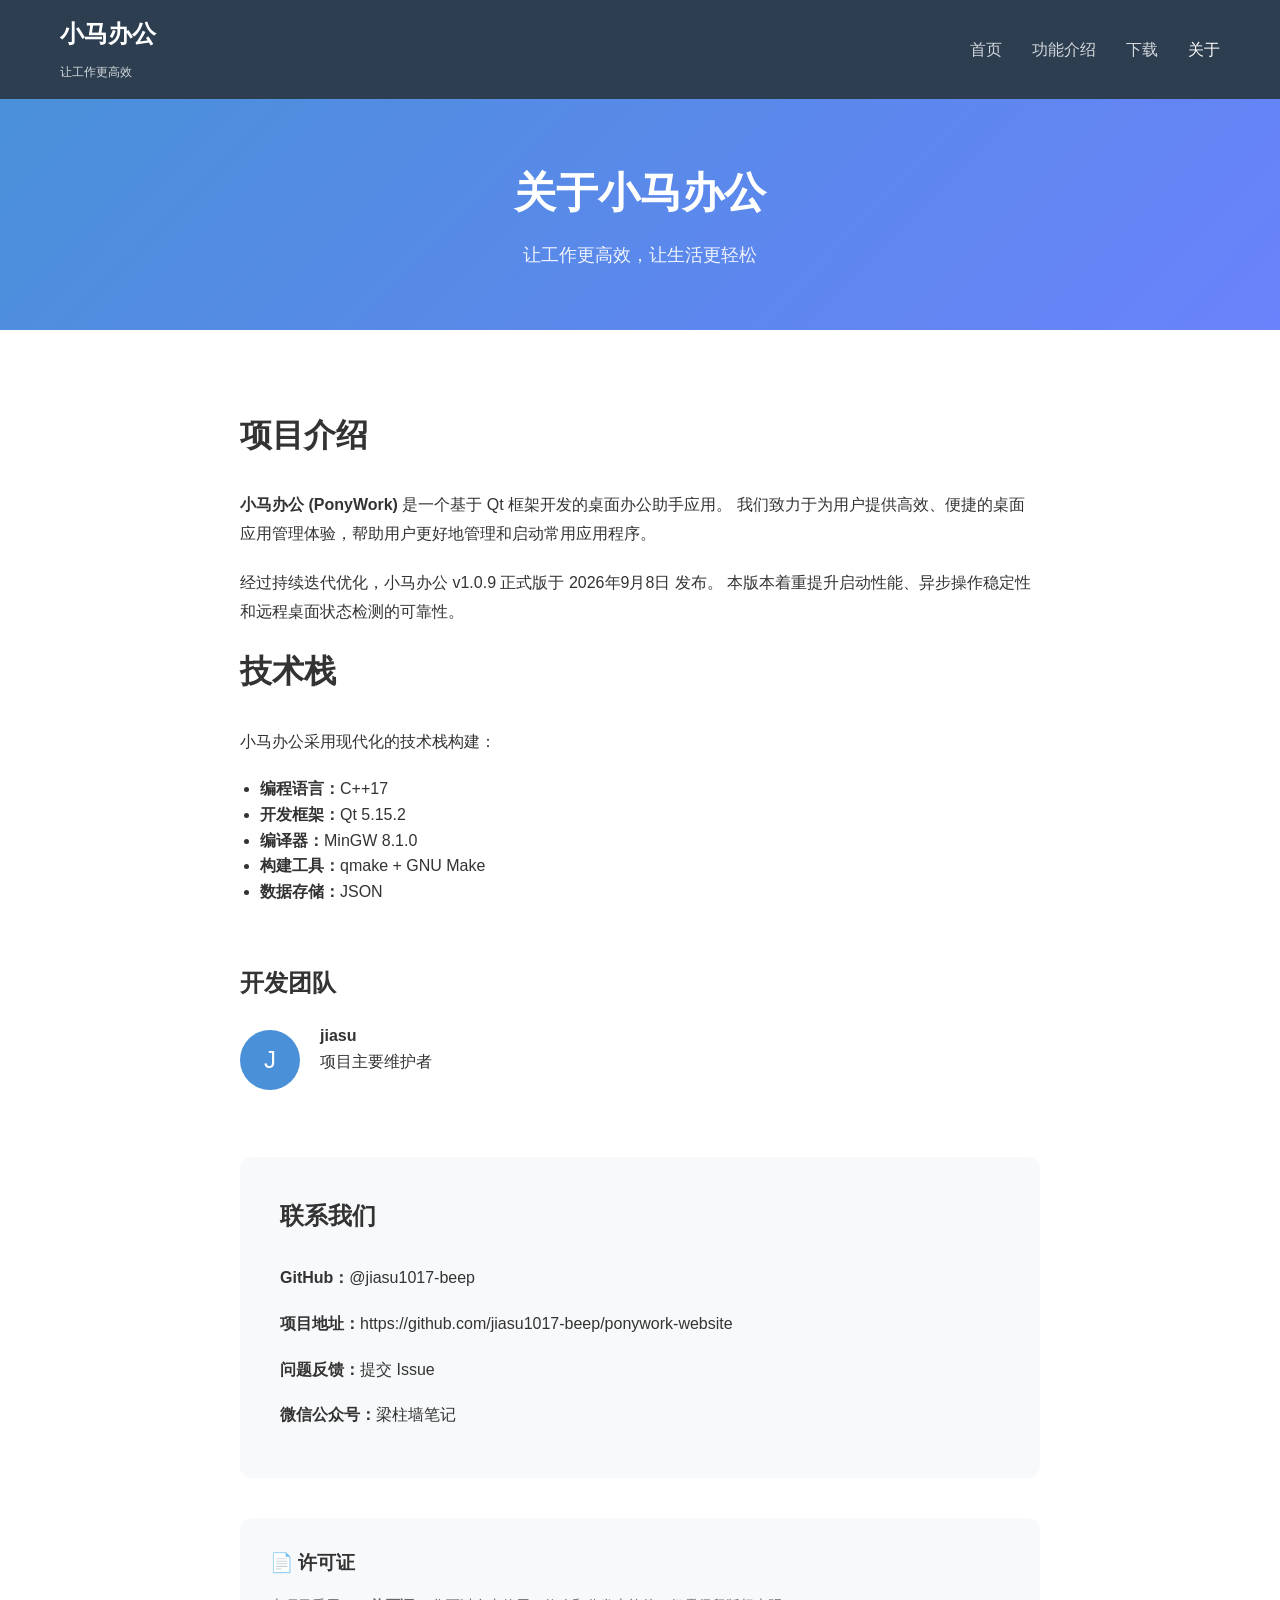
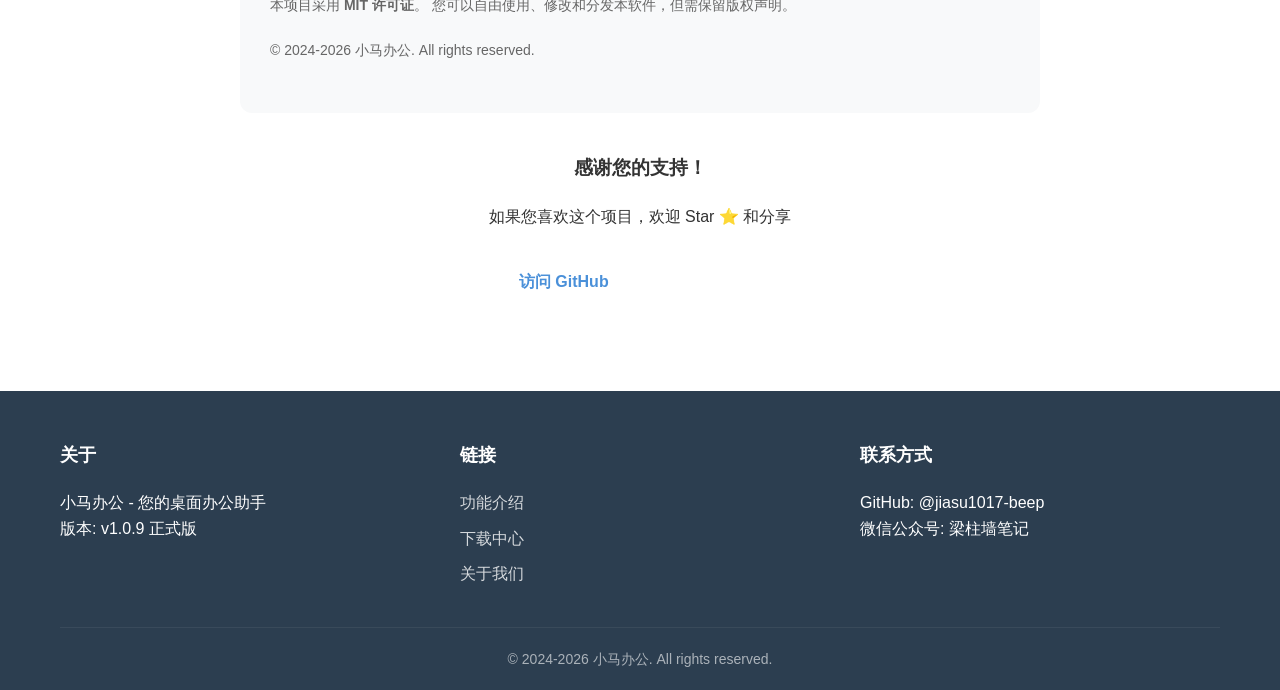
<file: about.html>
<!DOCTYPE html>
<html lang="zh-CN">
<head>
    <meta charset="UTF-8">
    <meta name="viewport" content="width=device-width, initial-scale=1.0">
    <title>关于 - 小马办公</title>
    <meta name="description" content="关于小马办公 - 您的桌面办公助手">
    <link rel="stylesheet" href="styles.css">
</head>
<body>
    <header>
        <nav class="navbar">
            <div class="container">
                <div class="logo">
                    <h1>小马办公</h1>
                    <span class="tagline">让工作更高效</span>
                </div>
                <ul class="nav-menu">
                    <li><a href="index.html">首页</a></li>
                    <li><a href="features.html">功能介绍</a></li>
                    <li><a href="download.html">下载</a></li>
                    <li><a href="about.html" class="active">关于</a></li>
                </ul>
            </div>
        </nav>
    </header>

    <main>
        <section class="page-header">
            <div class="container">
                <h1>关于小马办公</h1>
                <p>让工作更高效，让生活更轻松</p>
            </div>
        </section>

        <section class="about-section">
            <div class="container">
                <div class="about-content">
                    <h2>项目介绍</h2>
                    <p>
                        <strong>小马办公 (PonyWork)</strong> 是一个基于 Qt 框架开发的桌面办公助手应用。
                        我们致力于为用户提供高效、便捷的桌面应用管理体验，帮助用户更好地管理和启动常用应用程序。
                    </p>
                    <p>
                        经过持续迭代优化，小马办公 v1.0.9 正式版于 2026年9月8日 发布。
                        本版本着重提升启动性能、异步操作稳定性和远程桌面状态检测的可靠性。
                    </p>

                    <h2>技术栈</h2>
                    <p>小马办公采用现代化的技术栈构建：</p>
                    <ul style="margin-left: 20px; margin-bottom: 20px;">
                        <li><strong>编程语言：</strong>C++17</li>
                        <li><strong>开发框架：</strong>Qt 5.15.2</li>
                        <li><strong>编译器：</strong>MinGW 8.1.0</li>
                        <li><strong>构建工具：</strong>qmake + GNU Make</li>
                        <li><strong>数据存储：</strong>JSON</li>
                    </ul>

                    <div class="team-section">
                        <h3>开发团队</h3>
                        <div class="team-member">
                            <div class="avatar">J</div>
                            <div>
                                <h4>jiasu</h4>
                                <p>项目主要维护者</p>
                            </div>
                        </div>
                    </div>

                    <div class="contact-section">
                        <h3>联系我们</h3>
                        <ul>
                            <li><strong>GitHub：</strong><a href="https://github.com/jiasu1017-beep/ponywork-website" target="_blank">@jiasu1017-beep</a></li>
                            <li><strong>项目地址：</strong><a href="https://github.com/jiasu1017-beep/ponywork-website" target="_blank">https://github.com/jiasu1017-beep/ponywork-website</a></li>
                            <li><strong>问题反馈：</strong><a href="https://github.com/jiasu1017-beep/ponywork-website/issues" target="_blank">提交 Issue</a></li>
                            <li><strong>微信公众号：</strong>梁柱墙笔记</li>
                        </ul>
                    </div>

                    <div style="margin-top: 40px; padding: 30px; background: #f8f9fa; border-radius: 12px;">
                        <h3 style="margin-bottom: 15px;">📄 许可证</h3>
                        <p style="font-size: 14px; color: #666;">
                            本项目采用 <strong>MIT 许可证</strong>。
                            您可以自由使用、修改和分发本软件，但需保留版权声明。
                        </p>
                        <p style="margin-top: 10px; font-size: 14px; color: #666;">
                            &copy; 2024-2026 小马办公. All rights reserved.
                        </p>
                    </div>

                    <div style="margin-top: 40px; text-align: center;">
                        <h3 style="margin-bottom: 20px;">感谢您的支持！</h3>
                        <p>如果您喜欢这个项目，欢迎 Star ⭐️ 和分享</p>
                        <div style="margin-top: 20px;">
                            <a href="https://github.com/jiasu1017-beep/ponywork-website" class="btn btn-primary" target="_blank">访问 GitHub</a>
                            <a href="download.html" class="btn btn-secondary">下载使用</a>
                        </div>
                    </div>
                </div>
            </div>
        </section>
    </main>

    <footer>
        <div class="container">
            <div class="footer-content">
                <div class="footer-section">
                    <h4>关于</h4>
                    <p>小马办公 - 您的桌面办公助手</p>
                    <p>版本: v1.0.9 正式版</p>
                </div>
                <div class="footer-section">
                    <h4>链接</h4>
                    <ul>
                        <li><a href="features.html">功能介绍</a></li>
                        <li><a href="download.html">下载中心</a></li>
                        <li><a href="about.html">关于我们</a></li>
                    </ul>
                </div>
                <div class="footer-section">
                    <h4>联系方式</h4>
                    <p>GitHub: @jiasu1017-beep</p>
                    <p>微信公众号: 梁柱墙笔记</p>
                </div>
            </div>
            <div class="footer-bottom">
                <p>&copy; 2024-2026 小马办公. All rights reserved.</p>
            </div>
        </div>
    </footer>
</body>
</html>
</file>
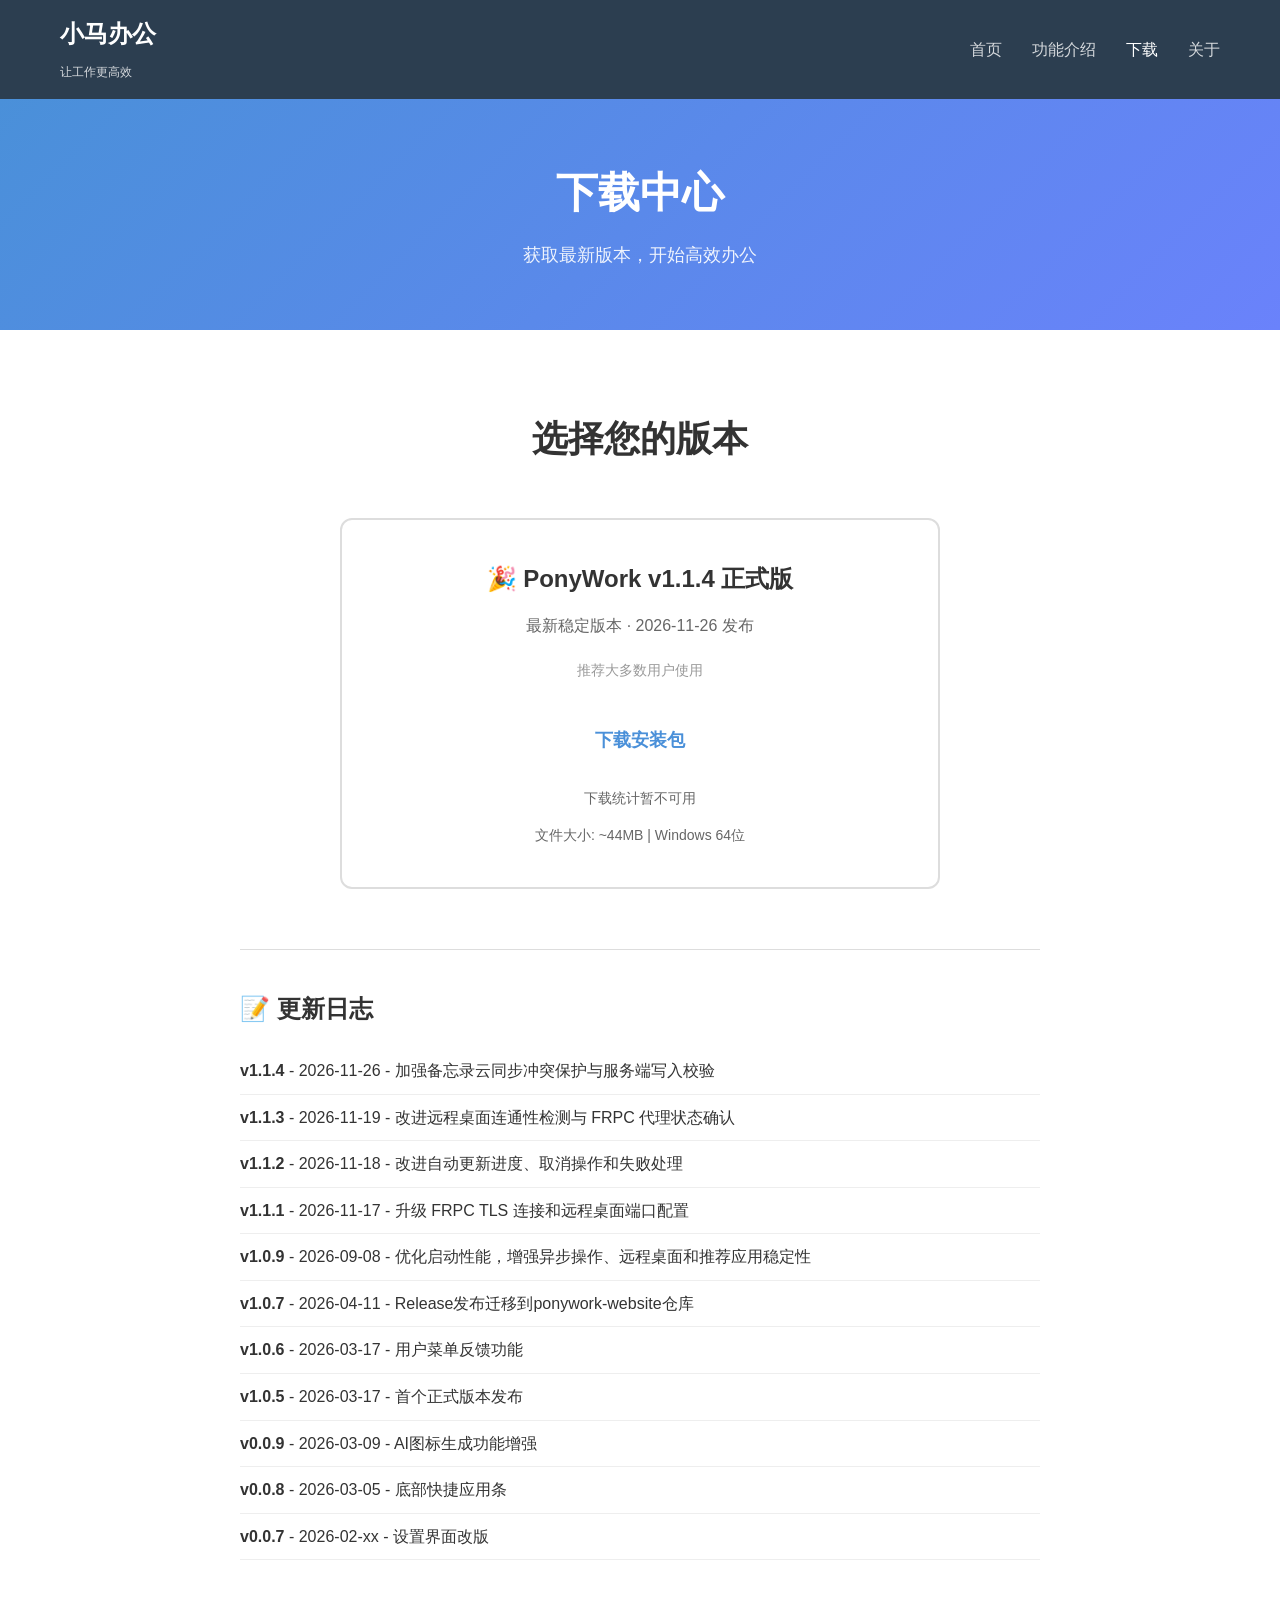
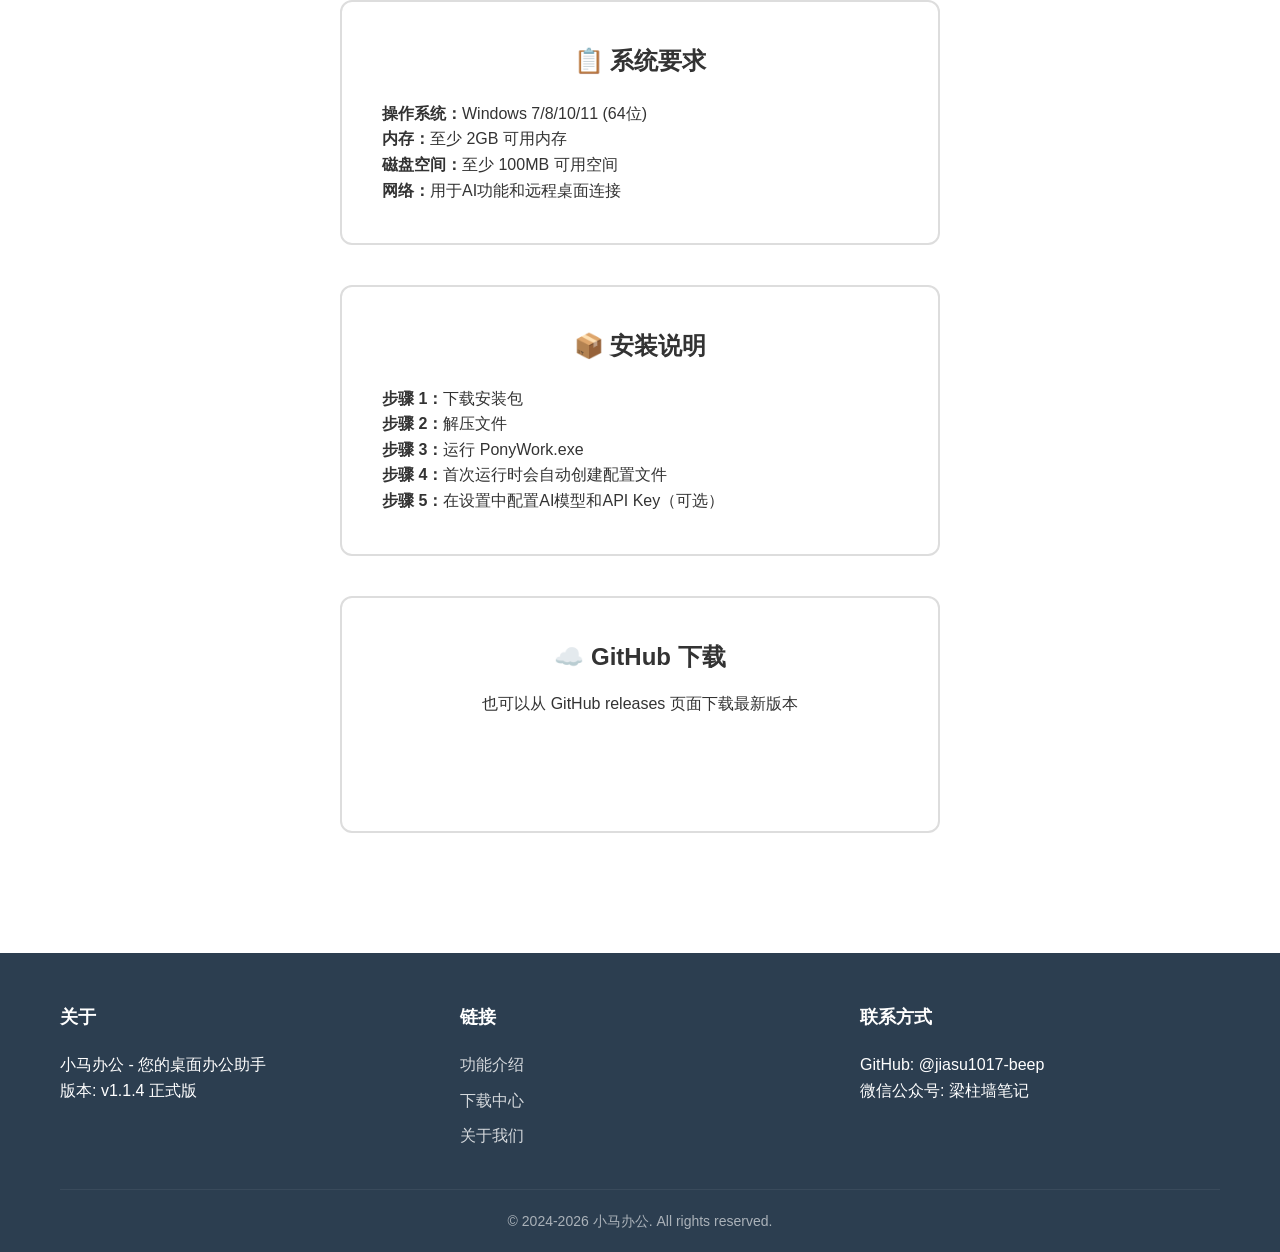
<file: download.html>
<!DOCTYPE html>
<html lang="zh-CN">
<head>
    <meta charset="UTF-8">
    <meta name="viewport" content="width=device-width, initial-scale=1.0">
    <title>下载 - 小马办公</title>
    <meta name="description" content="下载小马办公 v1.1.4 正式版 - 桌面办公助手">
    <link rel="stylesheet" href="styles.css">
</head>
<body>
    <header>
        <nav class="navbar">
            <div class="container">
                <div class="logo">
                    <h1>小马办公</h1>
                    <span class="tagline">让工作更高效</span>
                </div>
                <ul class="nav-menu">
                    <li><a href="index.html">首页</a></li>
                    <li><a href="features.html">功能介绍</a></li>
                    <li><a href="download.html" class="active">下载</a></li>
                    <li><a href="about.html">关于</a></li>
                </ul>
            </div>
        </nav>
    </header>

    <main>
        <section class="page-header">
            <div class="container">
                <h1>下载中心</h1>
                <p>获取最新版本，开始高效办公</p>
            </div>
        </section>

        <section class="download-options">
            <div class="container">
                <h2>选择您的版本</h2>

                <div class="download-card">
                    <h3>🎉 PonyWork v1.1.4 正式版</h3>
                    <p class="version-info">最新稳定版本 · 2026-11-26 发布</p>
                    <p class="file-info">推荐大多数用户使用</p>
                    <a href="https://github.com/jiasu1017-beep/ponywork-website/releases/download/v1.1.4/PonyWork-v1.1.4-win64.zip" class="btn btn-primary btn-large">下载安装包</a>
                    <p id="download-count" style="margin-top: 12px; font-size: 14px; color: #666;" aria-live="polite">累计下载：加载中…</p>
                    <p style="margin-top: 15px; font-size: 14px; color: #666;">文件大小: ~44MB | Windows 64位</p>
                </div>

                <div class="changelog">
                    <h3>📝 更新日志</h3>
                    <ul>
                        <li><strong>v1.1.4</strong> - 2026-11-26 - 加强备忘录云同步冲突保护与服务端写入校验</li>
                        <li><strong>v1.1.3</strong> - 2026-11-19 - 改进远程桌面连通性检测与 FRPC 代理状态确认</li>
                        <li><strong>v1.1.2</strong> - 2026-11-18 - 改进自动更新进度、取消操作和失败处理</li>
                        <li><strong>v1.1.1</strong> - 2026-11-17 - 升级 FRPC TLS 连接和远程桌面端口配置</li>
                        <li><strong>v1.0.9</strong> - 2026-09-08 - 优化启动性能，增强异步操作、远程桌面和推荐应用稳定性</li>
                        <li><strong>v1.0.7</strong> - 2026-04-11 - Release发布迁移到ponywork-website仓库</li>
                        <li><strong>v1.0.6</strong> - 2026-03-17 - 用户菜单反馈功能</li>
                        <li><strong>v1.0.5</strong> - 2026-03-17 - 首个正式版本发布</li>
                        <li><strong>v0.0.9</strong> - 2026-03-09 - AI图标生成功能增强</li>
                        <li><strong>v0.0.8</strong> - 2026-03-05 - 底部快捷应用条</li>
                        <li><strong>v0.0.7</strong> - 2026-02-xx - 设置界面改版</li>
                    </ul>
                </div>

                <div class="download-card" style="margin-top: 40px;">
                    <h3>📋 系统要求</h3>
                    <div style="text-align: left; margin-top: 20px;">
                        <p><strong>操作系统：</strong>Windows 7/8/10/11 (64位)</p>
                        <p><strong>内存：</strong>至少 2GB 可用内存</p>
                        <p><strong>磁盘空间：</strong>至少 100MB 可用空间</p>
                        <p><strong>网络：</strong>用于AI功能和远程桌面连接</p>
                    </div>
                </div>

                <div class="download-card" style="margin-top: 40px;">
                    <h3>📦 安装说明</h3>
                    <div style="text-align: left; margin-top: 20px;">
                        <p><strong>步骤 1：</strong>下载安装包</p>
                        <p><strong>步骤 2：</strong>解压文件</p>
                        <p><strong>步骤 3：</strong>运行 PonyWork.exe</p>
                        <p><strong>步骤 4：</strong>首次运行时会自动创建配置文件</p>
                        <p><strong>步骤 5：</strong>在设置中配置AI模型和API Key（可选）</p>
                    </div>
                </div>

                <div class="download-card" style="margin-top: 40px;">
                    <h3>☁️ GitHub 下载</h3>
                    <p style="margin: 15px 0;">也可以从 GitHub releases 页面下载最新版本</p>
                    <a href="https://github.com/jiasu1017-beep/ponywork-website/releases" target="_blank" class="btn btn-secondary">访问 GitHub Releases</a>
                </div>
            </div>
        </section>
    </main>

    <footer>
        <div class="container">
            <div class="footer-content">
                <div class="footer-section">
                    <h4>关于</h4>
                    <p>小马办公 - 您的桌面办公助手</p>
                    <p>版本: v1.1.4 正式版</p>
                </div>
                <div class="footer-section">
                    <h4>链接</h4>
                    <ul>
                        <li><a href="features.html">功能介绍</a></li>
                        <li><a href="download.html">下载中心</a></li>
                        <li><a href="about.html">关于我们</a></li>
                    </ul>
                </div>
                <div class="footer-section">
                    <h4>联系方式</h4>
                    <p>GitHub: @jiasu1017-beep</p>
                    <p>微信公众号: 梁柱墙笔记</p>
                </div>
            </div>
            <div class="footer-bottom">
                <p>&copy; 2024-2026 小马办公. All rights reserved.</p>
            </div>
        </div>
    </footer>

    <script>
        (function () {
            const assetName = 'PonyWork-v1.1.4-win64.zip';
            const apiUrl = 'https://api.github.com/repos/jiasu1017-beep/ponywork-website/releases/tags/v1.1.4';
            const cacheKey = 'ponywork-download-count-v1.1.4';
            const cacheDuration = 30 * 60 * 1000;
            const countElement = document.getElementById('download-count');

            function showCount(count) {
                countElement.textContent = '累计下载：' + Number(count).toLocaleString('zh-CN') + ' 次';
            }

            function showUnavailable() {
                countElement.textContent = '下载统计暂不可用';
            }

            try {
                const cached = JSON.parse(sessionStorage.getItem(cacheKey));
                if (cached && Date.now() - cached.savedAt < cacheDuration && Number.isFinite(cached.count)) {
                    showCount(cached.count);
                    return;
                }
            } catch (error) {
                sessionStorage.removeItem(cacheKey);
            }

            fetch(apiUrl)
                .then(function (response) {
                    if (!response.ok) {
                        throw new Error('GitHub API request failed');
                    }
                    return response.json();
                })
                .then(function (release) {
                    const asset = (release.assets || []).find(function (item) {
                        return item.name === assetName;
                    });

                    if (!asset || !Number.isFinite(asset.download_count)) {
                        throw new Error('Release asset not found');
                    }

                    sessionStorage.setItem(cacheKey, JSON.stringify({
                        count: asset.download_count,
                        savedAt: Date.now()
                    }));
                    showCount(asset.download_count);
                })
                .catch(showUnavailable);
        }());
    </script>
</body>
</html>
</file>
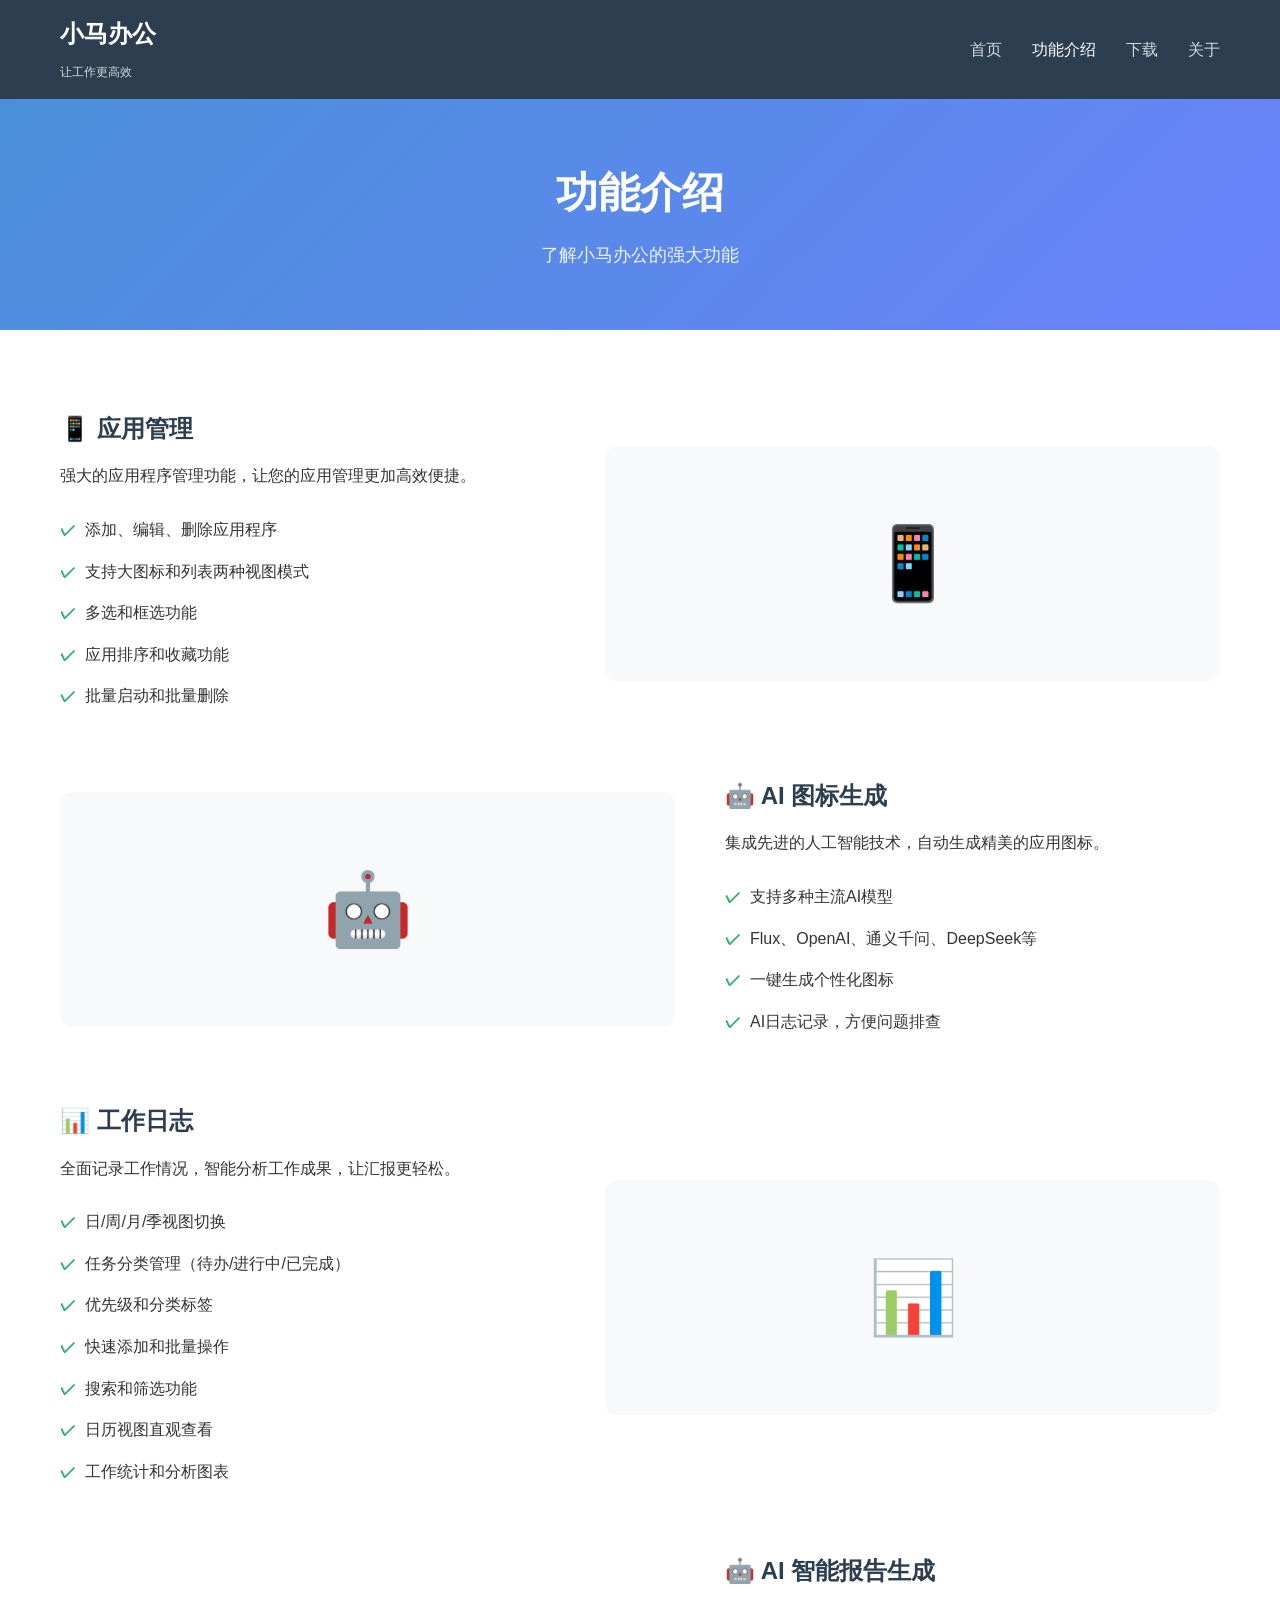
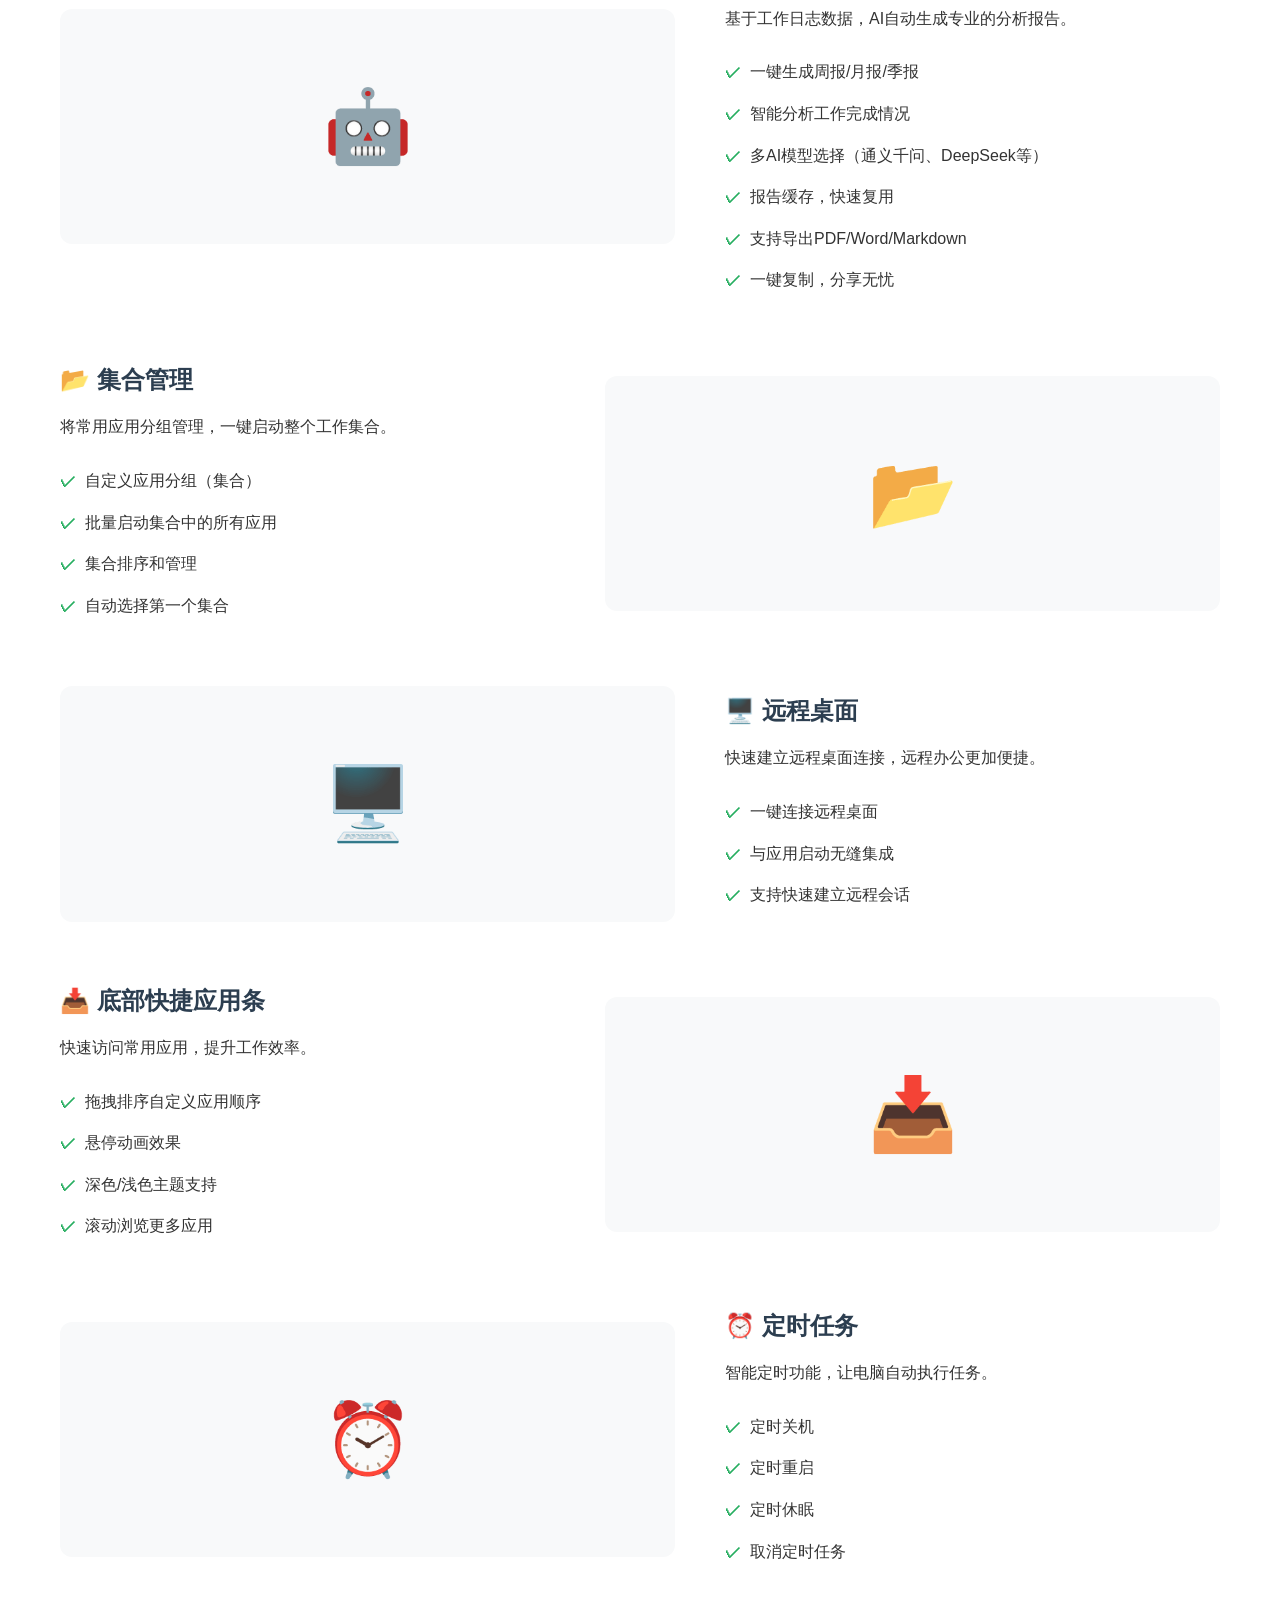
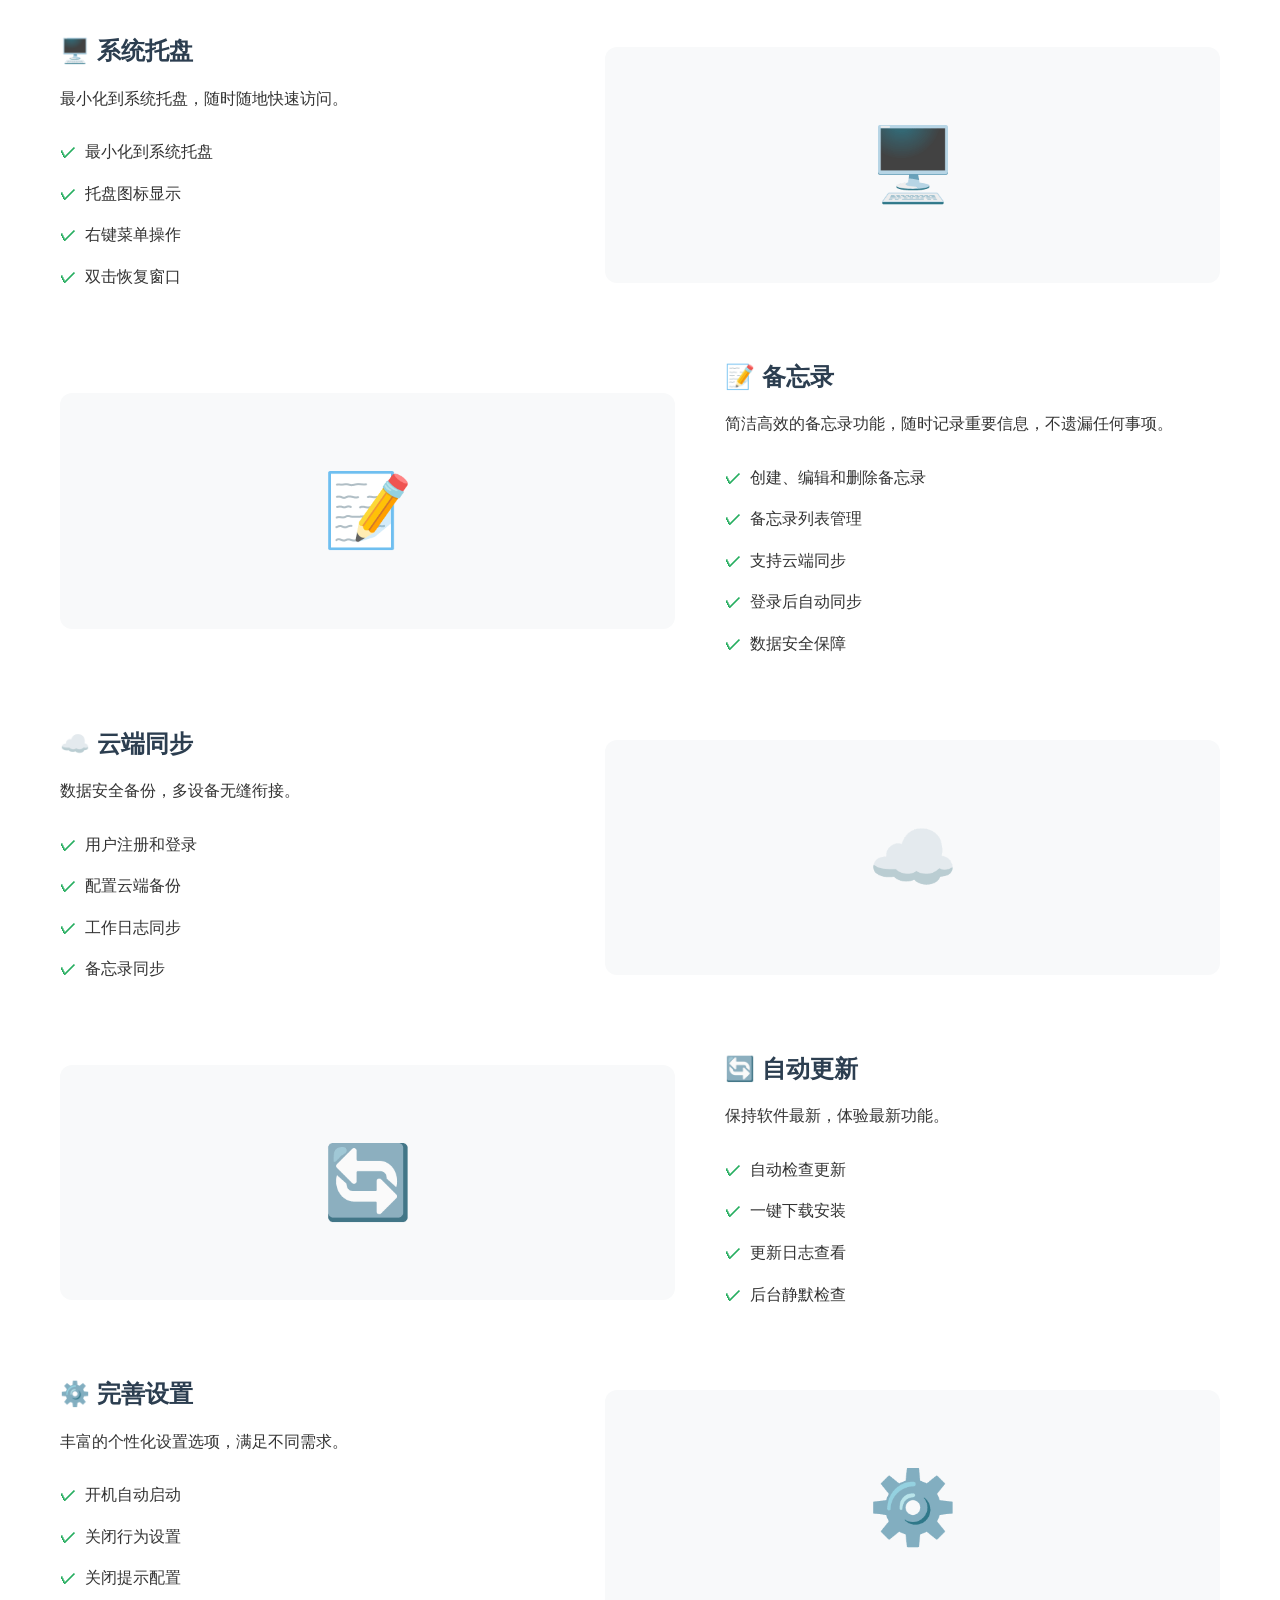
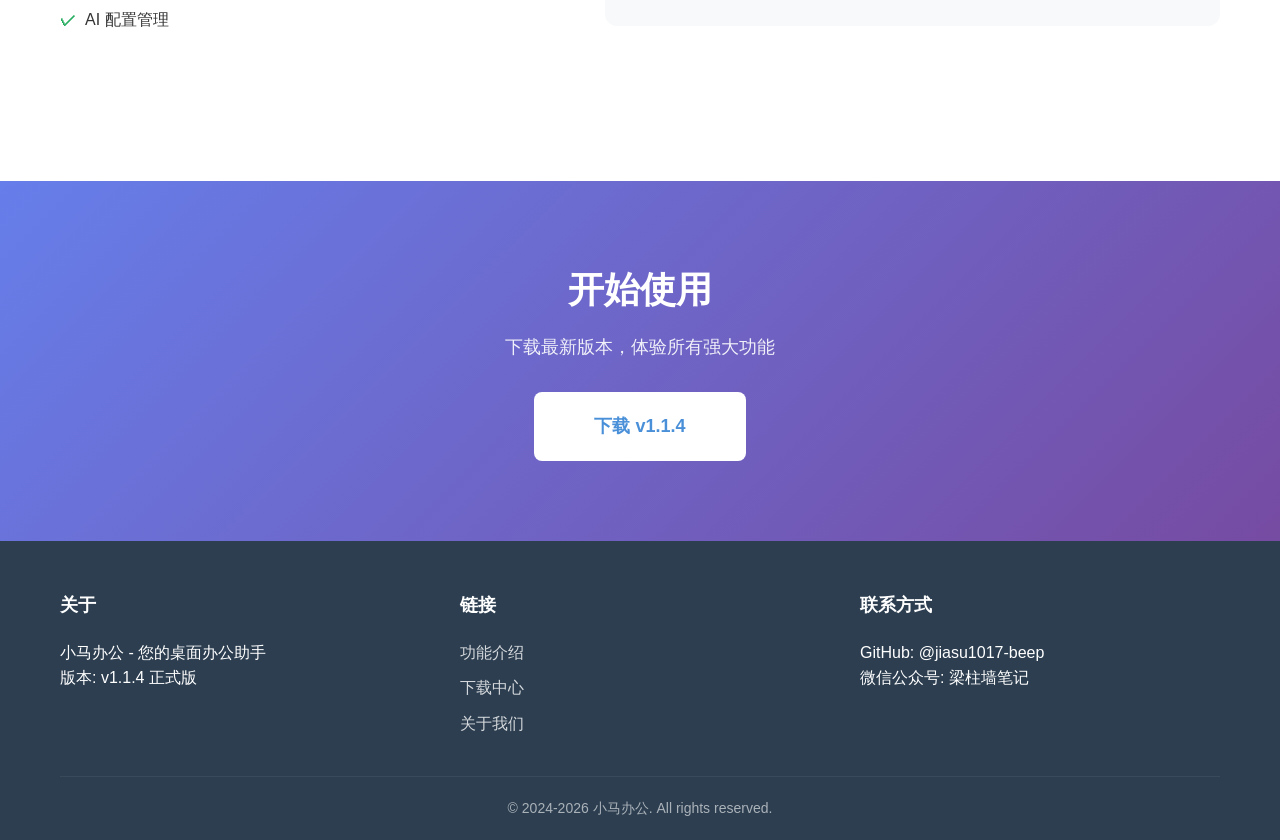
<file: features.html>
<!DOCTYPE html>
<html lang="zh-CN">
<head>
    <meta charset="UTF-8">
    <meta name="viewport" content="width=device-width, initial-scale=1.0">
    <title>功能介绍 - 小马办公</title>
    <meta name="description" content="小马办公功能介绍 - 应用管理、集合管理、AI智能、远程桌面等丰富功能">
    <link rel="stylesheet" href="styles.css">
</head>
<body>
    <header>
        <nav class="navbar">
            <div class="container">
                <div class="logo">
                    <h1>小马办公</h1>
                    <span class="tagline">让工作更高效</span>
                </div>
                <ul class="nav-menu">
                    <li><a href="index.html">首页</a></li>
                    <li><a href="features.html" class="active">功能介绍</a></li>
                    <li><a href="download.html">下载</a></li>
                    <li><a href="about.html">关于</a></li>
                </ul>
            </div>
        </nav>
    </header>

    <main>
        <section class="page-header">
            <div class="container">
                <h1>功能介绍</h1>
                <p>了解小马办公的强大功能</p>
            </div>
        </section>

        <section class="features-section">
            <div class="container">
                <div class="feature-row">
                    <div class="feature-text">
                        <h3>📱 应用管理</h3>
                        <p>强大的应用程序管理功能，让您的应用管理更加高效便捷。</p>
                        <ul>
                            <li>添加、编辑、删除应用程序</li>
                            <li>支持大图标和列表两种视图模式</li>
                            <li>多选和框选功能</li>
                            <li>应用排序和收藏功能</li>
                            <li>批量启动和批量删除</li>
                        </ul>
                    </div>
                    <div class="feature-image">📱</div>
                </div>

                <div class="feature-row">
                    <div class="feature-text">
                        <h3>🤖 AI 图标生成</h3>
                        <p>集成先进的人工智能技术，自动生成精美的应用图标。</p>
                        <ul>
                            <li>支持多种主流AI模型</li>
                            <li>Flux、OpenAI、通义千问、DeepSeek等</li>
                            <li>一键生成个性化图标</li>
                            <li>AI日志记录，方便问题排查</li>
                        </ul>
                    </div>
                    <div class="feature-image">🤖</div>
                </div>

                <div class="feature-row">
                    <div class="feature-text">
                        <h3>📊 工作日志</h3>
                        <p>全面记录工作情况，智能分析工作成果，让汇报更轻松。</p>
                        <ul>
                            <li>日/周/月/季视图切换</li>
                            <li>任务分类管理（待办/进行中/已完成）</li>
                            <li>优先级和分类标签</li>
                            <li>快速添加和批量操作</li>
                            <li>搜索和筛选功能</li>
                            <li>日历视图直观查看</li>
                            <li>工作统计和分析图表</li>
                        </ul>
                    </div>
                    <div class="feature-image">📊</div>
                </div>

                <div class="feature-row">
                    <div class="feature-text">
                        <h3>🤖 AI 智能报告生成</h3>
                        <p>基于工作日志数据，AI自动生成专业的分析报告。</p>
                        <ul>
                            <li>一键生成周报/月报/季报</li>
                            <li>智能分析工作完成情况</li>
                            <li>多AI模型选择（通义千问、DeepSeek等）</li>
                            <li>报告缓存，快速复用</li>
                            <li>支持导出PDF/Word/Markdown</li>
                            <li>一键复制，分享无忧</li>
                        </ul>
                    </div>
                    <div class="feature-image">🤖</div>
                </div>

                <div class="feature-row">
                    <div class="feature-text">
                        <h3>📂 集合管理</h3>
                        <p>将常用应用分组管理，一键启动整个工作集合。</p>
                        <ul>
                            <li>自定义应用分组（集合）</li>
                            <li>批量启动集合中的所有应用</li>
                            <li>集合排序和管理</li>
                            <li>自动选择第一个集合</li>
                        </ul>
                    </div>
                    <div class="feature-image">📂</div>
                </div>

                <div class="feature-row">
                    <div class="feature-text">
                        <h3>🖥️ 远程桌面</h3>
                        <p>快速建立远程桌面连接，远程办公更加便捷。</p>
                        <ul>
                            <li>一键连接远程桌面</li>
                            <li>与应用启动无缝集成</li>
                            <li>支持快速建立远程会话</li>
                        </ul>
                    </div>
                    <div class="feature-image">🖥️</div>
                </div>

                <div class="feature-row">
                    <div class="feature-text">
                        <h3>📥 底部快捷应用条</h3>
                        <p>快速访问常用应用，提升工作效率。</p>
                        <ul>
                            <li>拖拽排序自定义应用顺序</li>
                            <li>悬停动画效果</li>
                            <li>深色/浅色主题支持</li>
                            <li>滚动浏览更多应用</li>
                        </ul>
                    </div>
                    <div class="feature-image">📥</div>
                </div>

                <div class="feature-row">
                    <div class="feature-text">
                        <h3>⏰ 定时任务</h3>
                        <p>智能定时功能，让电脑自动执行任务。</p>
                        <ul>
                            <li>定时关机</li>
                            <li>定时重启</li>
                            <li>定时休眠</li>
                            <li>取消定时任务</li>
                        </ul>
                    </div>
                    <div class="feature-image">⏰</div>
                </div>

                <div class="feature-row">
                    <div class="feature-text">
                        <h3>🖥️ 系统托盘</h3>
                        <p>最小化到系统托盘，随时随地快速访问。</p>
                        <ul>
                            <li>最小化到系统托盘</li>
                            <li>托盘图标显示</li>
                            <li>右键菜单操作</li>
                            <li>双击恢复窗口</li>
                        </ul>
                    </div>
                    <div class="feature-image">🖥️</div>
                </div>

                <div class="feature-row">
                    <div class="feature-text">
                        <h3>📝 备忘录</h3>
                        <p>简洁高效的备忘录功能，随时记录重要信息，不遗漏任何事项。</p>
                        <ul>
                            <li>创建、编辑和删除备忘录</li>
                            <li>备忘录列表管理</li>
                            <li>支持云端同步</li>
                            <li>登录后自动同步</li>
                            <li>数据安全保障</li>
                        </ul>
                    </div>
                    <div class="feature-image">📝</div>
                </div>

                <div class="feature-row">
                    <div class="feature-text">
                        <h3>☁️ 云端同步</h3>
                        <p>数据安全备份，多设备无缝衔接。</p>
                        <ul>
                            <li>用户注册和登录</li>
                            <li>配置云端备份</li>
                            <li>工作日志同步</li>
                            <li>备忘录同步</li>
                        </ul>
                    </div>
                    <div class="feature-image">☁️</div>
                </div>

                <div class="feature-row">
                    <div class="feature-text">
                        <h3>🔄 自动更新</h3>
                        <p>保持软件最新，体验最新功能。</p>
                        <ul>
                            <li>自动检查更新</li>
                            <li>一键下载安装</li>
                            <li>更新日志查看</li>
                            <li>后台静默检查</li>
                        </ul>
                    </div>
                    <div class="feature-image">🔄</div>
                </div>

                <div class="feature-row">
                    <div class="feature-text">
                        <h3>⚙️ 完善设置</h3>
                        <p>丰富的个性化设置选项，满足不同需求。</p>
                        <ul>
                            <li>开机自动启动</li>
                            <li>关闭行为设置</li>
                            <li>关闭提示配置</li>
                            <li>AI 配置管理</li>
                        </ul>
                    </div>
                    <div class="feature-image">⚙️</div>
                </div>
            </div>
        </section>

        <section class="download-section">
            <div class="container">
                <h2>开始使用</h2>
                <p>下载最新版本，体验所有强大功能</p>
                <a href="download.html" class="btn btn-primary btn-large">下载 v1.1.4</a>
            </div>
        </section>
    </main>

    <footer>
        <div class="container">
            <div class="footer-content">
                <div class="footer-section">
                    <h4>关于</h4>
                    <p>小马办公 - 您的桌面办公助手</p>
                    <p>版本: v1.1.4 正式版</p>
                </div>
                <div class="footer-section">
                    <h4>链接</h4>
                    <ul>
                        <li><a href="features.html">功能介绍</a></li>
                        <li><a href="download.html">下载中心</a></li>
                        <li><a href="about.html">关于我们</a></li>
                    </ul>
                </div>
                <div class="footer-section">
                    <h4>联系方式</h4>
                    <p>GitHub: @jiasu1017-beep</p>
                    <p>微信公众号: 梁柱墙笔记</p>
                </div>
            </div>
            <div class="footer-bottom">
                <p>&copy; 2024-2026 小马办公. All rights reserved.</p>
            </div>
        </div>
    </footer>
</body>
</html>
</file>
<file: styles.css>
/* 全局样式 */
* {
    margin: 0;
    padding: 0;
    box-sizing: border-box;
}

:root {
    --primary-color: #4a90d9;
    --secondary-color: #2c3e50;
    --accent-color: #e74c3c;
    --text-color: #333;
    --light-bg: #f8f9fa;
    --dark-bg: #2c3e50;
    --border-color: #ddd;
}

body {
    font-family: -apple-system, BlinkMacSystemFont, 'Segoe UI', 'Microsoft YaHei', sans-serif;
    line-height: 1.6;
    color: var(--text-color);
    background-color: #fff;
}

.container {
    max-width: 1200px;
    margin: 0 auto;
    padding: 0 20px;
}

a {
    text-decoration: none;
    color: inherit;
}

/* 导航栏 */
.navbar {
    background-color: var(--dark-bg);
    color: #fff;
    padding: 15px 0;
    position: sticky;
    top: 0;
    z-index: 1000;
}

.navbar .container {
    display: flex;
    justify-content: space-between;
    align-items: center;
}

.logo h1 {
    font-size: 24px;
    margin-bottom: 5px;
}

.tagline {
    font-size: 12px;
    opacity: 0.8;
}

.nav-menu {
    display: flex;
    list-style: none;
    gap: 30px;
}

.nav-menu a {
    color: #fff;
    opacity: 0.8;
    transition: opacity 0.3s;
}

.nav-menu a:hover,
.nav-menu a.active {
    opacity: 1;
}

/* Hero 区域 */
.hero {
    background: linear-gradient(135deg, var(--primary-color) 0%, #6a82fb 100%);
    color: #fff;
    padding: 100px 0;
    text-align: center;
}

.hero h1 {
    font-size: 48px;
    margin-bottom: 20px;
}

.hero .subtitle {
    font-size: 24px;
    opacity: 0.9;
    margin-bottom: 40px;
}

.cta-buttons {
    display: flex;
    gap: 20px;
    justify-content: center;
    margin-bottom: 30px;
}

.btn {
    display: inline-block;
    padding: 15px 40px;
    border-radius: 8px;
    font-size: 16px;
    font-weight: 600;
    transition: all 0.3s;
    cursor: pointer;
}

.btn-primary {
    background-color: #fff;
    color: var(--primary-color);
}

.btn-primary:hover {
    transform: translateY(-2px);
    box-shadow: 0 10px 20px rgba(0,0,0,0.2);
}

.btn-secondary {
    background-color: transparent;
    border: 2px solid #fff;
    color: #fff;
}

.btn-secondary:hover {
    background-color: #fff;
    color: var(--primary-color);
}

.btn-large {
    padding: 20px 60px;
    font-size: 18px;
}

.version-badge {
    display: inline-flex;
    gap: 10px;
    margin-top: 20px;
}

.version {
    background-color: rgba(255,255,255,0.2);
    padding: 5px 15px;
    border-radius: 20px;
    font-weight: 600;
}

.release-type {
    background-color: #27ae60;
    padding: 5px 15px;
    border-radius: 20px;
    font-weight: 600;
}

/* 功能预览 */
.features-preview {
    padding: 80px 0;
    background-color: var(--light-bg);
}

.features-preview h2 {
    text-align: center;
    font-size: 36px;
    margin-bottom: 50px;
}

.feature-grid {
    display: grid;
    grid-template-columns: repeat(auto-fit, minmax(250px, 1fr));
    gap: 30px;
}

.feature-card {
    background: #fff;
    padding: 40px 30px;
    border-radius: 12px;
    text-align: center;
    box-shadow: 0 4px 6px rgba(0,0,0,0.1);
    transition: transform 0.3s;
}

.feature-card:hover {
    transform: translateY(-5px);
}

.feature-icon {
    font-size: 48px;
    margin-bottom: 20px;
}

.feature-card h3 {
    font-size: 20px;
    margin-bottom: 15px;
    color: var(--secondary-color);
}

.feature-card p {
    color: #666;
}

/* 亮点区域 */
.highlights {
    padding: 80px 0;
}

.highlights h2 {
    text-align: center;
    font-size: 36px;
    margin-bottom: 50px;
}

.highlight-list {
    max-width: 800px;
    margin: 0 auto;
}

.highlight-item {
    display: flex;
    gap: 30px;
    margin-bottom: 40px;
    align-items: flex-start;
}

.highlight-number {
    font-size: 48px;
    font-weight: 700;
    color: var(--primary-color);
    opacity: 0.3;
    min-width: 80px;
}

.highlight-content h3 {
    font-size: 22px;
    margin-bottom: 10px;
    color: var(--secondary-color);
}

.highlight-content p {
    color: #666;
}

/* 下载区域 */
.download-section {
    padding: 80px 0;
    background: linear-gradient(135deg, #667eea 0%, #764ba2 100%);
    color: #fff;
    text-align: center;
}

.download-section h2 {
    font-size: 36px;
    margin-bottom: 15px;
}

.download-section p {
    font-size: 18px;
    opacity: 0.9;
    margin-bottom: 30px;
}

.download-section .system-requirements {
    font-size: 14px;
    opacity: 0.7;
    margin-top: 20px;
}

/* 页脚 */
footer {
    background-color: var(--secondary-color);
    color: #fff;
    padding: 50px 0 20px;
}

.footer-content {
    display: grid;
    grid-template-columns: repeat(auto-fit, minmax(200px, 1fr));
    gap: 40px;
    margin-bottom: 30px;
}

.footer-section h4 {
    font-size: 18px;
    margin-bottom: 20px;
}

.footer-section ul {
    list-style: none;
}

.footer-section li {
    margin-bottom: 10px;
}

.footer-section a {
    opacity: 0.8;
    transition: opacity 0.3s;
}

.footer-section a:hover {
    opacity: 1;
}

.footer-bottom {
    text-align: center;
    padding-top: 20px;
    border-top: 1px solid rgba(255,255,255,0.1);
    opacity: 0.6;
    font-size: 14px;
}

/* 功能介绍页面 */
.page-header {
    background: linear-gradient(135deg, var(--primary-color) 0%, #6a82fb 100%);
    color: #fff;
    padding: 60px 0;
    text-align: center;
}

.page-header h1 {
    font-size: 42px;
    margin-bottom: 15px;
}

.page-header p {
    font-size: 18px;
    opacity: 0.9;
}

.features-section {
    padding: 80px 0;
}

.features-section h2 {
    font-size: 32px;
    margin-bottom: 40px;
    text-align: center;
}

.feature-row {
    display: flex;
    gap: 50px;
    align-items: center;
    margin-bottom: 60px;
}

.feature-row:nth-child(even) {
    flex-direction: row-reverse;
}

.feature-text {
    flex: 1;
}

.feature-text h3 {
    font-size: 24px;
    margin-bottom: 15px;
    color: var(--secondary-color);
}

.feature-text ul {
    list-style: none;
    margin-top: 20px;
}

.feature-text li {
    padding: 8px 0;
    padding-left: 25px;
    position: relative;
}

.feature-text li::before {
    content: "✓";
    position: absolute;
    left: 0;
    color: #27ae60;
    font-weight: bold;
}

.feature-image {
    flex: 1;
    background-color: var(--light-bg);
    border-radius: 12px;
    padding: 60px;
    text-align: center;
    font-size: 72px;
}

/* 下载页面 */
.download-options {
    padding: 80px 0;
}

.download-options h2 {
    text-align: center;
    font-size: 36px;
    margin-bottom: 50px;
}

.download-card {
    max-width: 600px;
    margin: 0 auto 40px;
    background: #fff;
    border: 2px solid var(--border-color);
    border-radius: 12px;
    padding: 40px;
    text-align: center;
    transition: all 0.3s;
}

.download-card:hover {
    border-color: var(--primary-color);
    box-shadow: 0 10px 30px rgba(0,0,0,0.1);
}

.download-card h3 {
    font-size: 24px;
    margin-bottom: 15px;
}

.download-card .version-info {
    color: #666;
    margin-bottom: 20px;
}

.download-card .file-info {
    font-size: 14px;
    color: #999;
    margin-bottom: 25px;
}

.changelog {
    max-width: 800px;
    margin: 60px auto 0;
    padding-top: 40px;
    border-top: 1px solid var(--border-color);
}

.changelog h3 {
    font-size: 24px;
    margin-bottom: 20px;
}

.changelog ul {
    list-style: none;
}

.changelog li {
    padding: 10px 0;
    border-bottom: 1px solid #eee;
}

/* 关于页面 */
.about-section {
    padding: 80px 0;
}

.about-content {
    max-width: 800px;
    margin: 0 auto;
}

.about-content h2 {
    font-size: 32px;
    margin-bottom: 30px;
}

.about-content p {
    margin-bottom: 20px;
    line-height: 1.8;
}

.team-section {
    margin-top: 60px;
}

.team-section h3 {
    font-size: 24px;
    margin-bottom: 20px;
}

.team-member {
    display: flex;
    align-items: center;
    gap: 20px;
    margin-bottom: 20px;
}

.avatar {
    width: 60px;
    height: 60px;
    border-radius: 50%;
    background-color: var(--primary-color);
    display: flex;
    align-items: center;
    justify-content: center;
    color: #fff;
    font-size: 24px;
}

.contact-section {
    margin-top: 60px;
    padding: 40px;
    background-color: var(--light-bg);
    border-radius: 12px;
}

.contact-section h3 {
    font-size: 24px;
    margin-bottom: 20px;
}

.contact-section ul {
    list-style: none;
}

.contact-section li {
    padding: 10px 0;
}

/* 响应式 */
@media (max-width: 768px) {
    .hero h1 {
        font-size: 32px;
    }

    .hero .subtitle {
        font-size: 18px;
    }

    .cta-buttons {
        flex-direction: column;
    }

    .feature-row,
    .feature-row:nth-child(even) {
        flex-direction: column;
    }

    .nav-menu {
        gap: 15px;
    }

    .highlight-item {
        flex-direction: column;
        gap: 10px;
    }
}
</file>
